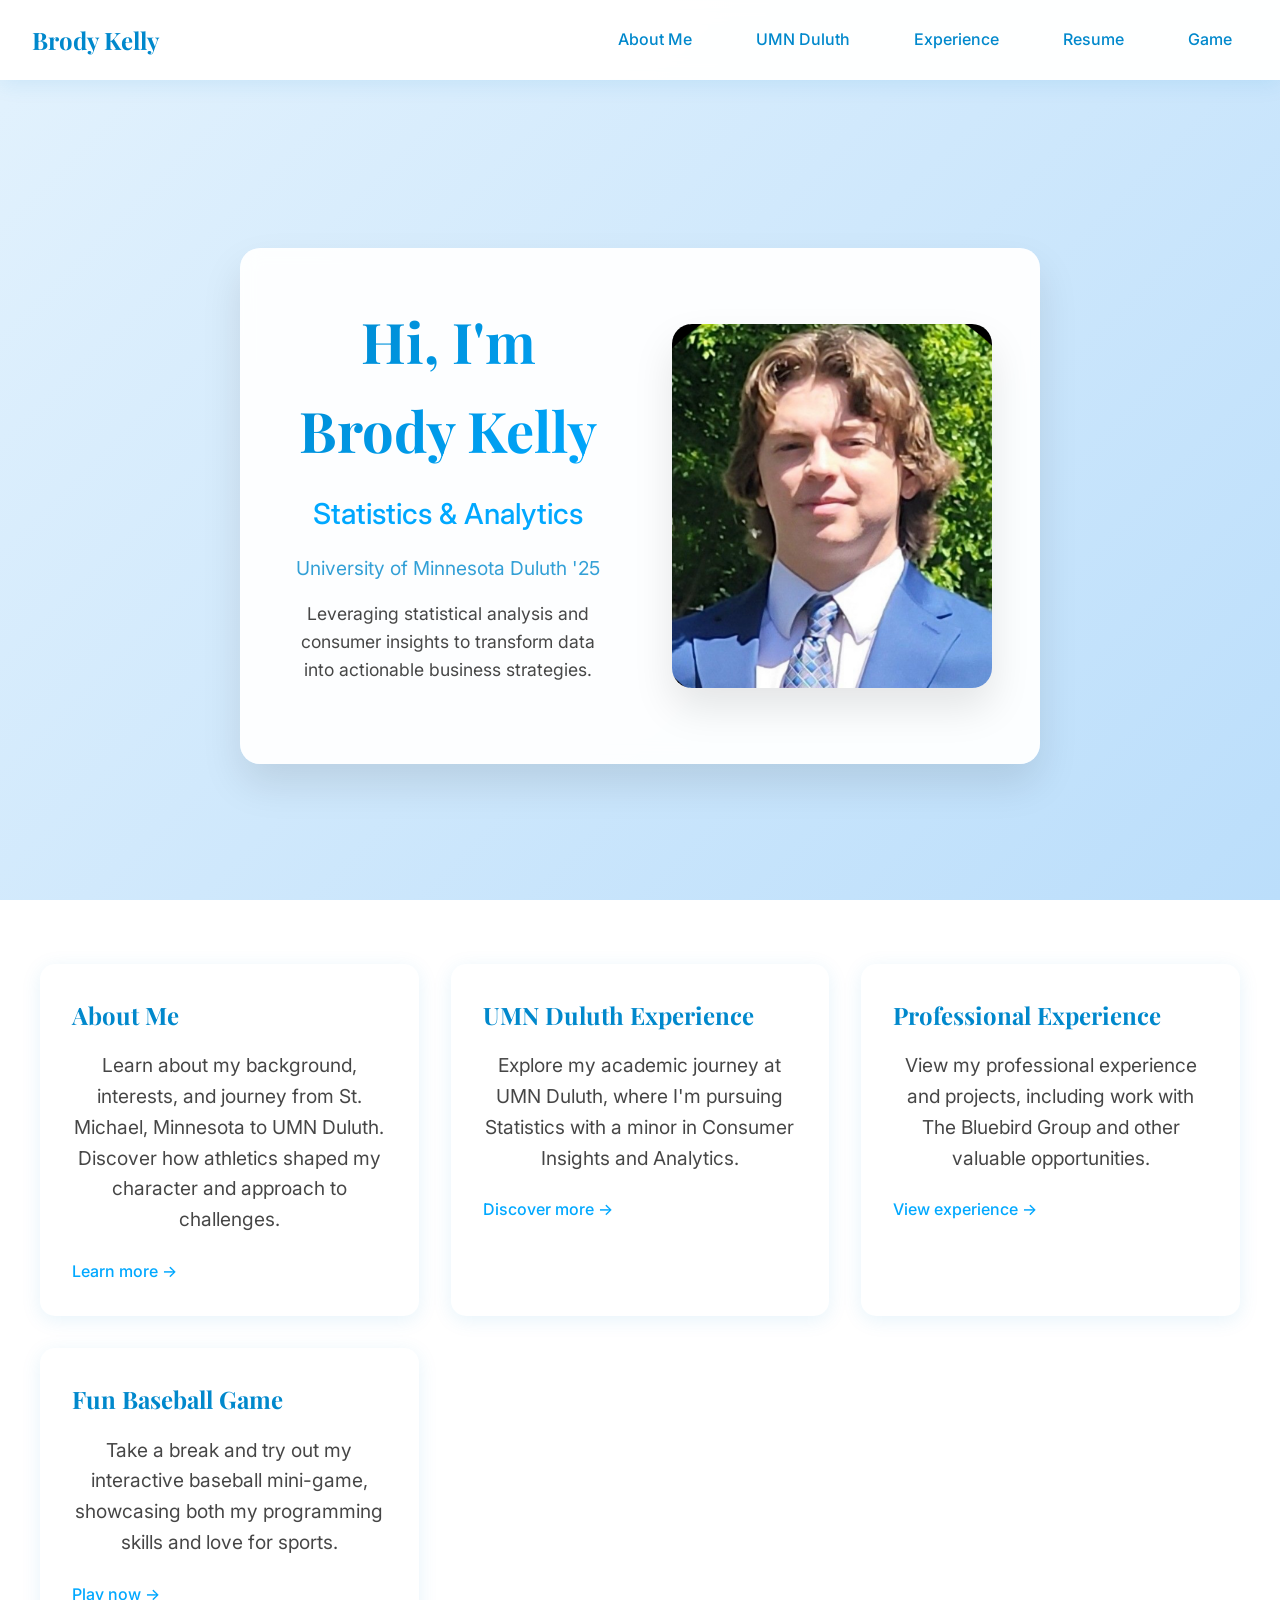
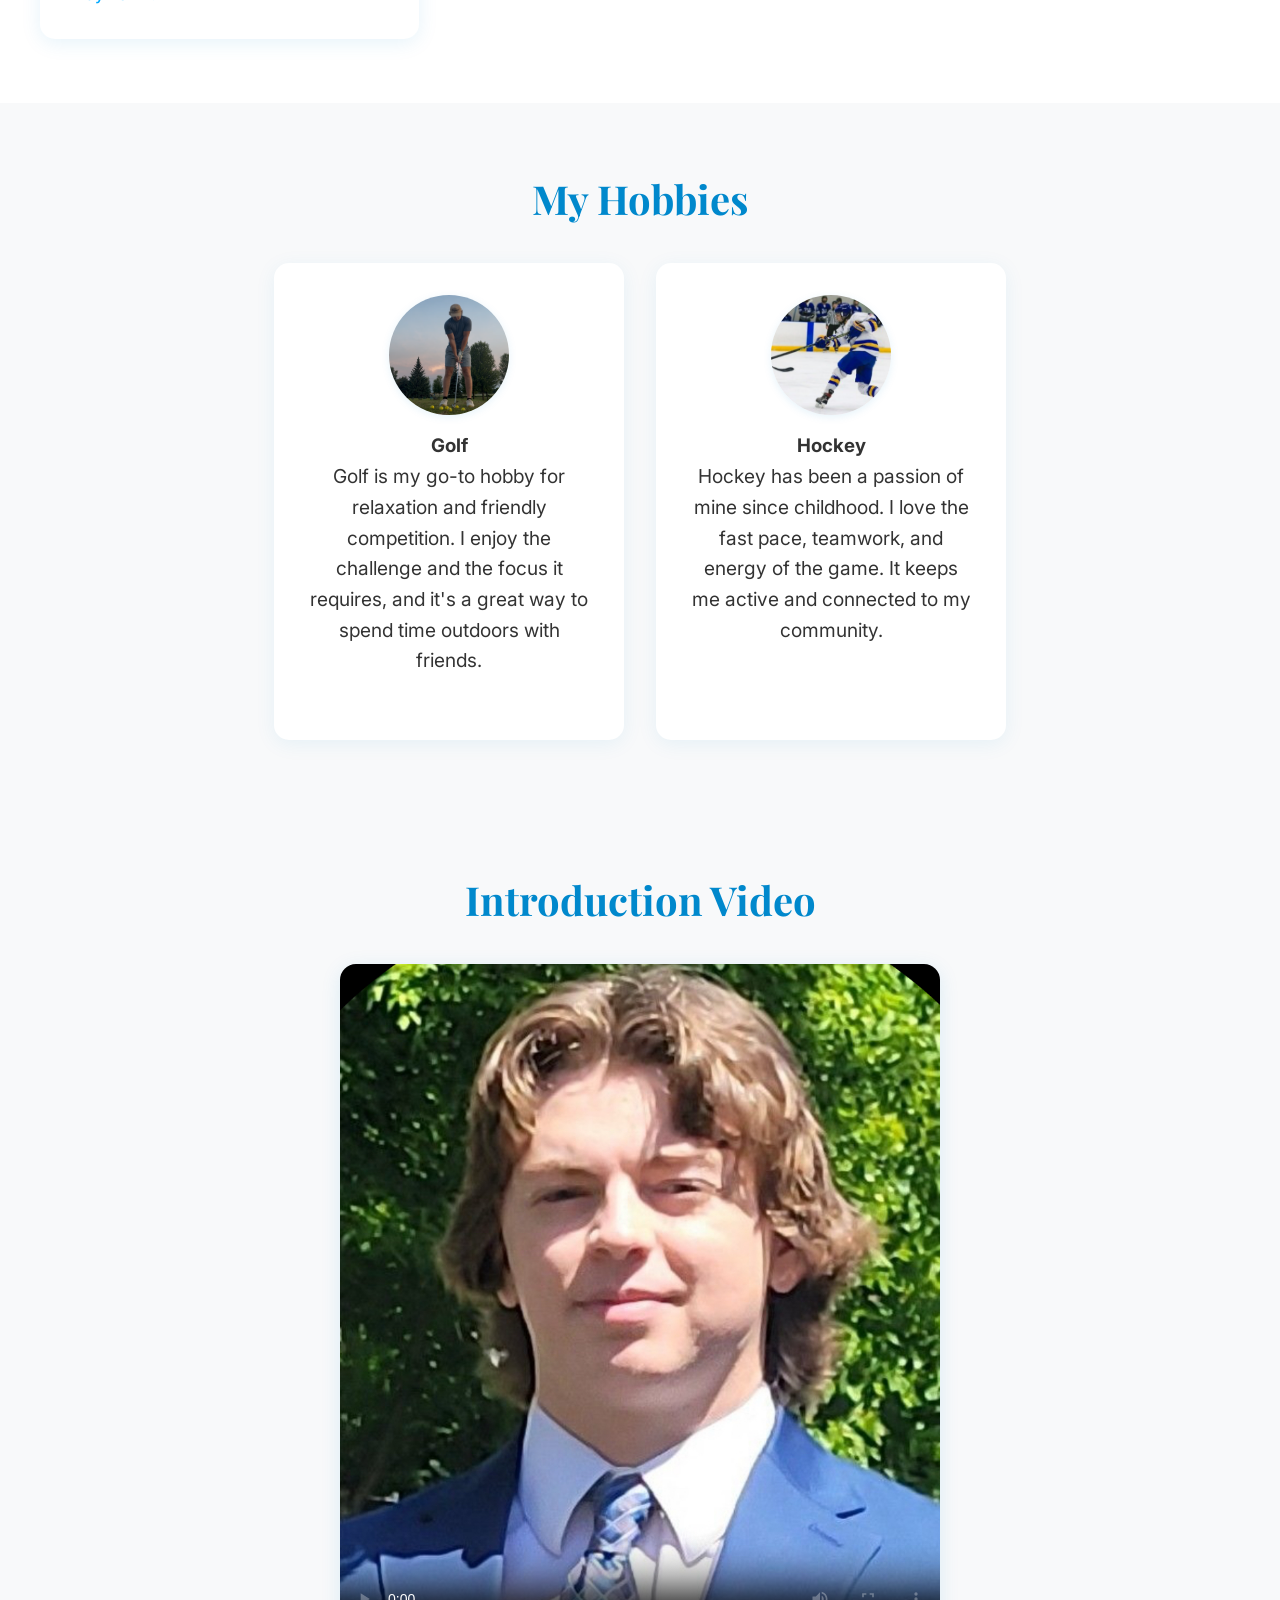
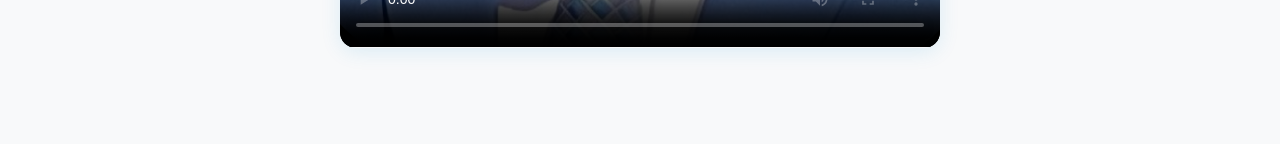
<file: mis_Proj1/index.html>
<!DOCTYPE html>
<html lang="en">
<head>
    <meta charset="UTF-8">
    <meta name="viewport" content="width=device-width, initial-scale=1.0">
    <title>Brody Kelly's Portfolio</title>
    <link rel="preconnect" href="https://fonts.googleapis.com">
    <link rel="preconnect" href="https://fonts.gstatic.com" crossorigin>
    <link href="https://fonts.googleapis.com/css2?family=Playfair+Display:wght@700&family=Inter:wght@400;500&display=swap" rel="stylesheet">
    <style>
        :root {
            --primary-color: #0088cc;
            --accent-color: #00a8ff;
            --text-color: #333333;
            --background-color: #ffffff;
            --gradient-start: #e3f2fd;
            --gradient-end: #bbdefb;
            --nav-height: clamp(60px, 10vh, 80px);
            --container-padding: clamp(1rem, 5vw, 2rem);
            --text-size-small: clamp(0.8rem, 2vw, 0.9rem);
            --text-size-base: clamp(1rem, 2.5vw, 1.1rem);
            --text-size-large: clamp(1.2rem, 3vw, 1.8rem);
            --text-size-xl: clamp(2rem, 5vw, 3.5rem);
            --spacing-small: clamp(0.5rem, 2vw, 1rem);
            --spacing-base: clamp(1rem, 3vw, 2rem);
            --spacing-large: clamp(2rem, 5vw, 4rem);
        }

        * {
            margin: 0;
            padding: 0;
            box-sizing: border-box;
        }

        body {
            font-family: 'Inter', sans-serif;
            color: var(--text-color);
            line-height: 1.6;
            background: var(--background-color);
            overflow-x: hidden;
        }

        .header {
            position: fixed;
            top: 0;
            left: 0;
            right: 0;
            height: var(--nav-height);
            background: rgba(255, 255, 255, 0.98);
            backdrop-filter: blur(10px);
            box-shadow: 0 4px 20px rgba(0, 136, 204, 0.1);
            display: flex;
            justify-content: space-between;
            align-items: center;
            padding: 0 var(--container-padding);
            z-index: 1000;
        }

        @media (max-width: 768px) {
            .header {
                position: sticky;
            }
            
            .nav-links {
                position: fixed;
                bottom: 0;
                left: 0;
                right: 0;
                background: rgba(255, 255, 255, 0.98);
                backdrop-filter: blur(10px);
                box-shadow: 0 -4px 20px rgba(0, 136, 204, 0.1);
                padding: var(--spacing-small);
                display: flex;
                justify-content: space-around;
                gap: var(--spacing-small);
            }
            
            .nav-links a {
                font-size: var(--text-size-small);
                padding: var(--spacing-small);
            }
        }

        @media (max-width: 480px) {
            .nav-links {
                flex-wrap: nowrap;
                overflow-x: auto;
                justify-content: flex-start;
                -webkit-overflow-scrolling: touch;
                scrollbar-width: none;
                padding: var(--spacing-small) var(--container-padding);
            }
            
            .nav-links::-webkit-scrollbar {
                display: none;
            }
            
            .nav-links a {
                white-space: nowrap;
                flex: 0 0 auto;
            }
        }

        .logo {
            font-family: 'Playfair Display', serif;
            font-size: 1.5rem;
            color: var(--primary-color);
            text-decoration: none;
            font-weight: 700;
        }

        .nav-links {
            display: flex;
            gap: 2rem;
        }

        .nav-links a {
            color: var(--primary-color);
            text-decoration: none;
            font-weight: 500;
            padding: 0.5rem 1rem;
            border-radius: 20px;
            transition: all 0.3s ease;
        }

        .nav-links a:hover {
            color: var(--accent-color);
            background: var(--gradient-start);
        }

        .nav-links a.active {
            color: white;
            background: var(--primary-color);
        }

        .hero {
            min-height: 100vh;
            padding: var(--container-padding);
            padding-top: calc(var(--nav-height) + var(--spacing-large));
            position: relative;
            display: flex;
            align-items: center;
            justify-content: center;
            background: linear-gradient(135deg, var(--gradient-start) 0%, var(--gradient-end) 100%);
        }

        @media (max-width: 1024px) {
            .hero {
                min-height: auto;
                padding-bottom: calc(var(--nav-height) + var(--spacing-large));
            }
            
            .content {
                flex-direction: column-reverse;
                text-align: center;
                gap: var(--spacing-large);
            }
            
            .content-text, .content-image {
                width: 100%;
            }
            
            .profile-image {
                max-width: min(100%, 400px);
                margin: 0 auto;
            }
        }

        @media (max-width: 768px) {
            h1 {
                font-size: var(--text-size-xl);
            }
            
            .tagline {
                font-size: var(--text-size-large);
            }
            
            .lead, .description {
                font-size: var(--text-size-base);
            }
            
            .preview-grid {
                grid-template-columns: 1fr;
                gap: var(--spacing-base);
                padding: var(--container-padding);
            }
        }

        @media (max-width: 480px) {
            .hero {
                padding-top: var(--spacing-large);
            }
            
            .content {
                padding: var(--spacing-base);
            }
            
            .profile-image {
                max-width: 100%;
            }
        }
        
        .page-previews {
            padding: 4rem 2rem;
            background: white;
        }

        .preview-grid {
            display: grid;
            grid-template-columns: repeat(auto-fit, minmax(300px, 1fr));
            gap: 2rem;
            max-width: 1200px;
            margin: 0 auto;
        }

        .preview-card {
            background: white;
            border-radius: 15px;
            padding: 2rem;
            box-shadow: 0 4px 20px rgba(0, 136, 204, 0.1);
            transition: transform 0.3s ease, box-shadow 0.3s ease;
        }

        .preview-card:hover {
            transform: translateY(-5px);
            box-shadow: 0 8px 30px rgba(0, 136, 204, 0.2);
        }

        .preview-title {
            font-family: 'Playfair Display', serif;
            color: var(--primary-color);
            font-size: 1.5rem;
            margin-bottom: 1rem;
        }

        .preview-description {
            color: var(--text-color);
            margin-bottom: 1.5rem;
            opacity: 0.9;
        }

        .preview-link {
            color: var(--accent-color);
            text-decoration: none;
            font-weight: 500;
            display: inline-flex;
            align-items: center;
            gap: 0.5rem;
        }

        .preview-link:hover {
            text-decoration: underline;
        }

        .content {
            display: flex;
            align-items: center;
            justify-content: space-between;
            gap: var(--spacing-large);
            max-width: 1200px;
            margin: 0 auto;
            padding: var(--container-padding);
            flex-wrap: wrap;
            background: rgba(255, 255, 255, 0.9);
            border-radius: 20px;
            box-shadow: 0 20px 40px rgba(0, 0, 0, 0.1);
            backdrop-filter: blur(10px);
        }

        .content-text {
            flex: 1;
        }

        .content-image {
            flex: 1;
            display: flex;
            justify-content: center;
            align-items: center;
        }

        .profile-image {
            width: 100%;
            max-width: 400px;
            border-radius: 20px;
            box-shadow: 0 20px 40px rgba(0, 0, 0, 0.1);
        }

        h1 {
            font-size: 3.5rem;
            margin-bottom: 1.5rem;
            color: var(--primary-color);
            font-family: 'Playfair Display', serif;
        }

        .tagline {
            font-size: 1.8rem;
            color: var(--accent-color);
            margin-bottom: 1rem;
            font-weight: 500;
        }

        .lead {
            font-size: 1.2rem;
            color: var(--primary-color);
            margin-bottom: 1rem;
            opacity: 0.8;
        }

        .description {
            font-size: 1.1rem;
            line-height: 1.6;
            color: var(--text-color);
            opacity: 0.9;
        }

        @media (max-width: 768px) {
            .content {
                flex-direction: column-reverse;
                text-align: center;
                padding: 1.5rem;
                gap: 2rem;
            }

            h1 {
                font-size: 2.5rem;
            }

            .tagline {
                font-size: 1.5rem;
            }

            .profile-image {
                max-width: 300px;
            }
        }

        .content {
            position: relative;
            max-width: 800px;
            padding: 3rem;
            background: rgba(255, 255, 255, 0.95);
            border-radius: 20px;
            box-shadow: 0 20px 40px rgba(0, 0, 0, 0.1);
            backdrop-filter: blur(10px);
            transform: translateY(0);
            animation: float 6s ease-in-out infinite;
        }

        @keyframes float {
            0%, 100% { transform: translateY(0); }
            50% { transform: translateY(-20px); }
        }

        h1 {
            font-family: 'Playfair Display', serif;
            font-size: 3.5rem;
            margin-bottom: 1rem;
            background: linear-gradient(135deg, var(--primary-color), var(--accent-color));
            -webkit-background-clip: text;
            background-clip: text;
            -webkit-text-fill-color: transparent;
            text-align: center;
        }

        p {
            font-size: 1.2rem;
            color: var(--text-color);
            margin-bottom: 2rem;
            text-align: center;
        }

        .button-container {
            display: flex;
            gap: 1rem;
            justify-content: center;
        }

        .cta-button {
            display: inline-block;
            padding: 1rem 2rem;
            background: var(--accent-color);
            color: white;
            text-decoration: none;
            border-radius: 30px;
            font-weight: 500;
            transition: all 0.3s ease;
            border: 2px solid transparent;
        }

        .cta-button:hover {
            transform: translateY(-2px);
            box-shadow: 0 5px 15px rgba(9, 132, 227, 0.3);
            background: transparent;
            border-color: var(--accent-color);
            color: var(--accent-color);
        }

        @media (max-width: 768px) {
            .header {
                padding: 0 1rem;
            }

            .nav-links {
                gap: 1rem;
                font-size: 0.9rem;
            }

            .content {
                margin: 1rem;
                padding: 2rem;
            }

            h1 {
                font-size: 2.5rem;
            }

            p {
                font-size: 1rem;
            }
        }
    </style>
</head>
<body>
        <header class="header">
        <a href="index.html" class="logo">Brody Kelly</a>
        <nav class="nav-links">
            <a href="about.html">About Me</a>
            <a href="umd.html">UMN Duluth</a>
            <a href="experience.html">Experience</a>
            <a href="resume.html">Resume</a>
            <a href="game.html">Game</a>
        </nav>
    </header>
    <div class="hero">
        <div class="content">
            <div class="content-text">
                <h1>Hi, I'm Brody Kelly</h1>
                <div class="professional-intro">
                    <p class="tagline">Statistics & Analytics</p>
                    <p class="lead">University of Minnesota Duluth '25</p>
                    <p class="description">Leveraging statistical analysis and consumer insights to transform data into actionable business strategies.</p>
                </div>
            </div>
            <div class="content-image">
                <img src="media/Homepage.png" alt="Brody Kelly" class="profile-image">
            </div>
        </div>
    </div>

    <section class="page-previews">
        <div class="preview-grid">
            <div class="preview-card">
                <h3 class="preview-title">About Me</h3>
                <p class="preview-description">Learn about my background, interests, and journey from St. Michael, Minnesota to UMN Duluth. Discover how athletics shaped my character and approach to challenges.</p>
                <a href="about.html" class="preview-link">Learn more →</a>
            </div>
            
            <div class="preview-card">
                <h3 class="preview-title">UMN Duluth Experience</h3>
                <p class="preview-description">Explore my academic journey at UMN Duluth, where I'm pursuing Statistics with a minor in Consumer Insights and Analytics.</p>
                <a href="umd.html" class="preview-link">Discover more →</a>
            </div>
            
            <div class="preview-card">
                <h3 class="preview-title">Professional Experience</h3>
                <p class="preview-description">View my professional experience and projects, including work with The Bluebird Group and other valuable opportunities.</p>
                <a href="experience.html" class="preview-link">View experience →</a>
            </div>
            
            <div class="preview-card">
                <h3 class="preview-title">Fun Baseball Game</h3>
                <p class="preview-description">Take a break and try out my interactive baseball mini-game, showcasing both my programming skills and love for sports.</p>
                <a href="game.html" class="preview-link">Play now →</a>
            </div>
        </div>
    </section>

    <!-- Hobbies Section -->
    <section id="hobbies" class="hobbies-section" style="scroll-margin-top: 100px;">
        <div class="container">
            <h2>My Hobbies</h2>
            <div class="hobbies-grid">
                <div class="hobby-card">
                    <img src="media/Golf.jpeg.png" alt="Golf" class="hobby-image">
                    <h3>Golf</h3>
                    <p>Golf is my go-to hobby for relaxation and friendly competition. I enjoy the challenge and the focus it requires, and it's a great way to spend time outdoors with friends.</p>
                </div>
                <div class="hobby-card">
                    <img src="media/Hockey.jpeg.png" alt="Hockey" class="hobby-image">
                    <h3>Hockey</h3>
                    <p>Hockey has been a passion of mine since childhood. I love the fast pace, teamwork, and energy of the game. It keeps me active and connected to my community.</p>
                </div>
            </div>
        </div>
    </section>

    <!-- Video Section -->
    <section id="video" class="video-section" style="scroll-margin-top: 100px;">
        <div class="container">
            <h2>Introduction Video</h2>
            <div class="video-wrapper">
                <!-- Replace the src below with your own video link or embed -->
                <video controls width="100%" poster="media/Homepage.png" style="max-width: 600px; display: block; margin: 0 auto; border-radius: 16px; box-shadow: 0 4px 20px rgba(0,136,204,0.12);">
                    <source src="Videos/Intro.mp4" type="video/mp4">
                    Your browser does not support the video tag.
                </video>
            </div>
        </div>
    </section>
    <style>
        .content-section {
            padding: 4rem 2rem;
            background: #f8f9fa;
        }

        .hobbies-section {
            padding: 4rem 2rem;
            background: #f8f9fa;
        }
        .hobbies-section h2 {
            font-family: 'Playfair Display', serif;
            font-size: 2.5rem;
            margin-bottom: 2rem;
            text-align: center;
            color: var(--primary-color);
        }
        .hobbies-grid {
            display: flex;
            gap: 2rem;
            justify-content: center;
            flex-wrap: wrap;
        }
        .hobby-card {
            background: white;
            border-radius: 15px;
            box-shadow: 0 4px 20px rgba(0, 136, 204, 0.08);
            padding: 2rem;
            max-width: 350px;
            flex: 1 1 300px;
            display: flex;
            flex-direction: column;
            align-items: center;
            text-align: center;
        }
        .hobby-image {
            width: 120px;
            height: 120px;
            object-fit: cover;
            border-radius: 50%;
            margin-bottom: 1rem;
            box-shadow: 0 2px 8px rgba(0,136,204,0.10);
        }

        .video-section {
            padding: 4rem 2rem 6rem 2rem;
            background: #f8f9fa;
        }
        .video-section h2 {
            font-family: 'Playfair Display', serif;
            font-size: 2.5rem;
            margin-bottom: 2rem;
            text-align: center;
            color: var(--primary-color);
        }
        .video-wrapper {
            display: flex;
            justify-content: center;
            align-items: center;
        }

        .container {
            max-width: 1200px;
            margin: 0 auto;
        }

        .content-section h2 {
            font-family: 'Playfair Display', serif;
            font-size: 2.5rem;
            margin-bottom: 1.5rem;
            text-align: center;
            color: var(--primary-color);
        }

        .feature-grid {
            display: grid;
            grid-template-columns: repeat(auto-fit, minmax(250px, 1fr));
            gap: 2rem;
            margin-top: 3rem;
        }

        .feature-card {
            background: white;
            padding: 2rem;
            border-radius: 15px;
            box-shadow: 0 5px 15px rgba(0, 0, 0, 0.05);
            transition: transform 0.3s ease, box-shadow 0.3s ease;
        }

        .feature-card:hover {
            transform: translateY(-5px);
            box-shadow: 0 8px 20px rgba(0, 0, 0, 0.1);
        }

        .feature-card h3 {
            font-family: 'Playfair Display', serif;
            font-size: 1.5rem;
            margin-bottom: 1rem;
            color: var(--primary-color);
        }

        .feature-card p {
            font-size: 1rem;
            margin-bottom: 1.5rem;
            text-align: left;
        }

        .feature-link {
            color: var(--accent-color);
            text-decoration: none;
            font-weight: 500;
            transition: color 0.3s ease;
        }

        .feature-link:hover {
            color: var(--primary-color);
        }

        @media (max-width: 768px) {
            .content-section {
                padding: 2rem 1rem;
            }

            .feature-grid {
                grid-template-columns: 1fr;
                gap: 1.5rem;
            }
            .hobbies-grid {
                flex-direction: column;
                gap: 1.5rem;
            }
            .hobby-card {
                max-width: 100%;
            }
            .video-section {
                padding: 2rem 1rem 4rem 1rem;
            }
        }
    </style>
</body>
</html>
</file>
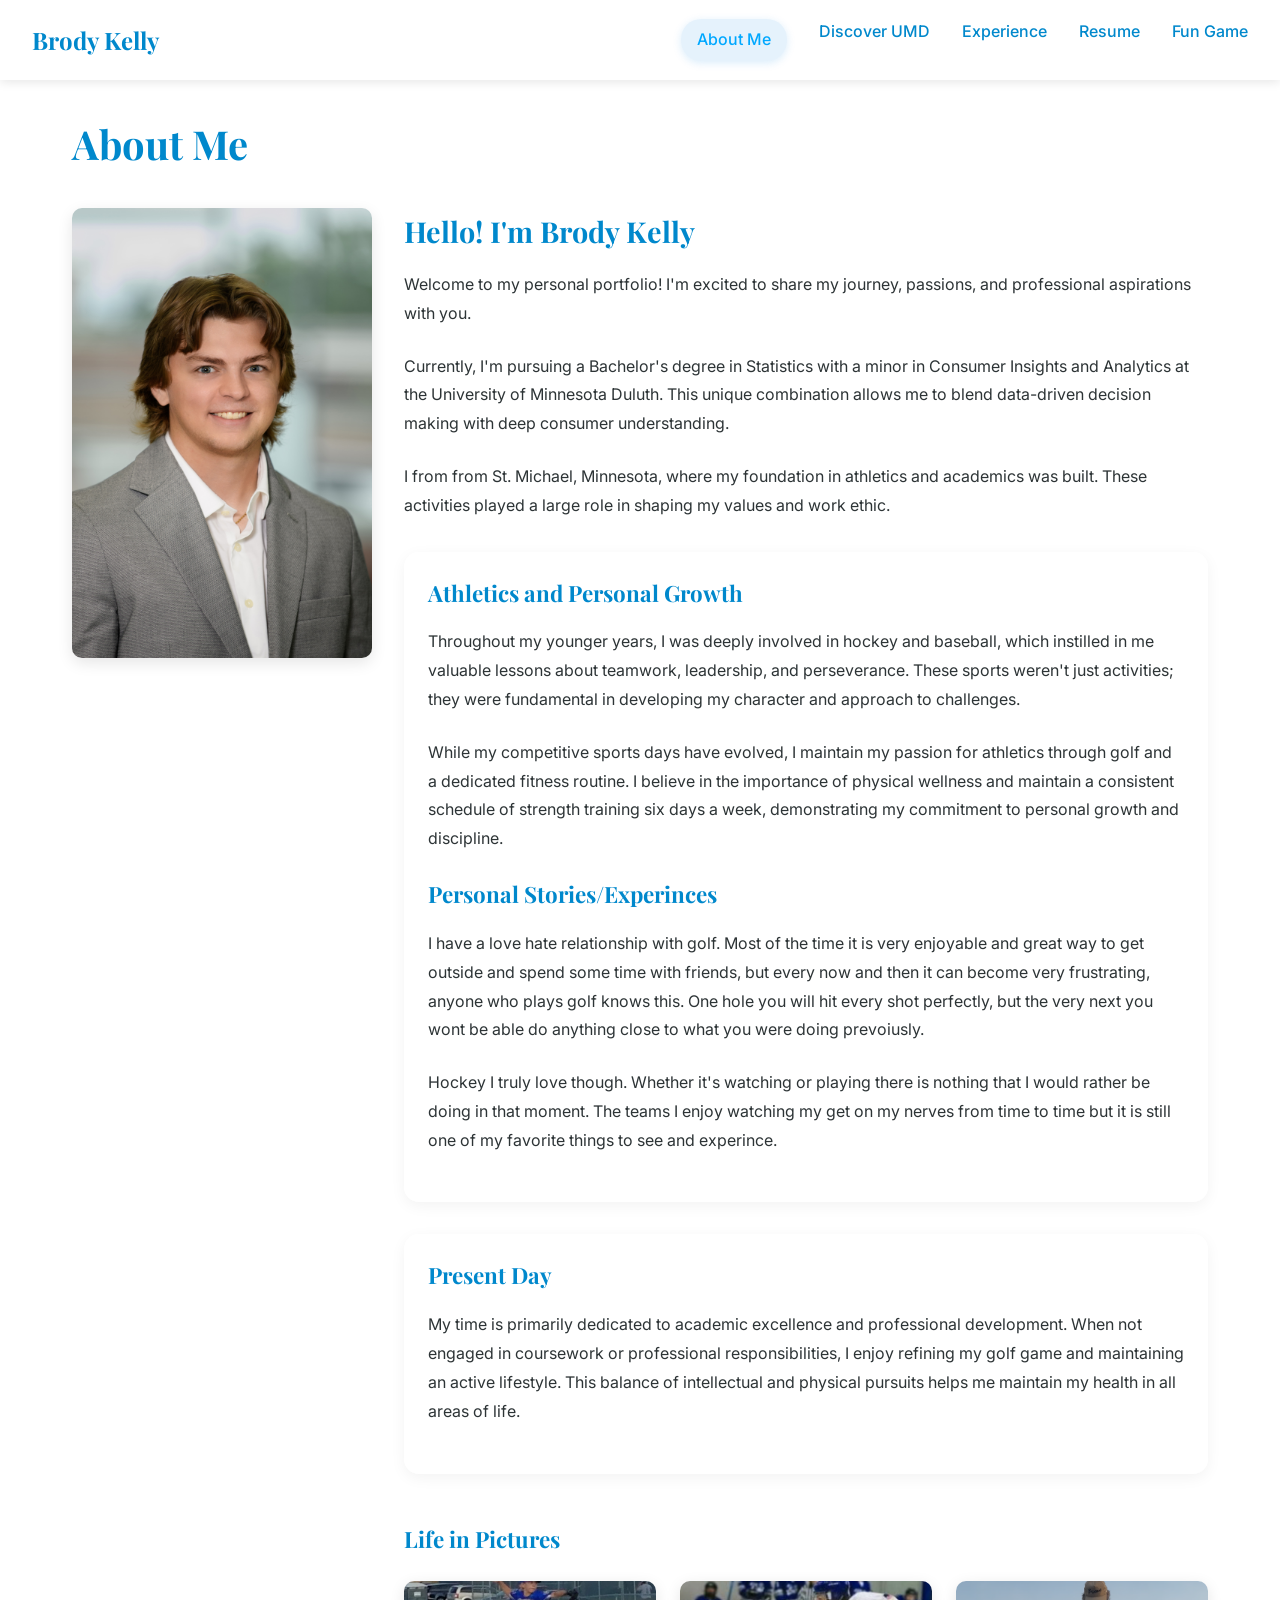
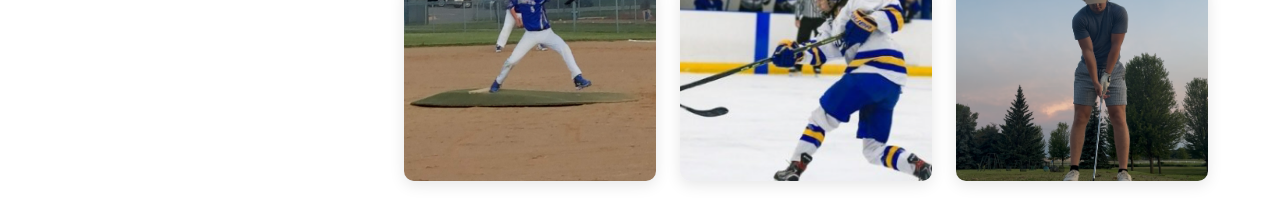
<file: mis_Proj1/about.html>
<!DOCTYPE html>
<html lang="en">
<head>
    <meta charset="UTF-8">
    <meta name="viewport" content="width=device-width, initial-scale=1.0">
    <title>About Me - Brody Kelly</title>
    <link rel="preconnect" href="https://fonts.googleapis.com">
    <link rel="preconnect" href="https://fonts.gstatic.com" crossorigin>
    <link href="https://fonts.googleapis.com/css2?family=Playfair+Display:wght@700&family=Inter:wght@400;500&display=swap" rel="stylesheet">
    <link rel="stylesheet" href="style.css">
</head>
<body>
    <header class="header">
        <a href="index.html" class="logo">Brody Kelly</a>
        <nav class="nav-links">
            <a href="about.html" class="active">About Me</a>
            <a href="umd.html">Discover UMD</a>
            <a href="experience.html">Experience</a>
            <a href="resume.html">Resume</a>
            <a href="game.html">Fun Game</a>
        </nav>
    </header>
    <main class="page-content">
        <h1>About Me</h1>
        <div class="about-content">
            <img src="media/Brody.jpg" alt="Brody Kelly" class="profile-image">
            <div class="about-text">
                <h2>Hello! I'm Brody Kelly</h2>
                <p>Welcome to my personal portfolio! I'm excited to share my journey, passions, and professional aspirations with you.</p>
                <p>Currently, I'm pursuing a Bachelor's degree in Statistics with a minor in Consumer Insights and Analytics at the University of Minnesota Duluth. This unique combination allows me to blend data-driven decision making with deep consumer understanding.</p>
                <p>I from from St. Michael, Minnesota, where my foundation in athletics and academics was built. These activities played a large role in shaping my values and work ethic.</p>
                <div class="interests-section">
                    <h3>Athletics and Personal Growth</h3>
                    <p>Throughout my younger years, I was deeply involved in hockey and baseball, which instilled in me valuable lessons about teamwork, leadership, and perseverance. These sports weren't just activities; they were fundamental in developing my character and approach to challenges.</p>
                    <p>While my competitive sports days have evolved, I maintain my passion for athletics through golf and a dedicated fitness routine. I believe in the importance of physical wellness and maintain a consistent schedule of strength training six days a week, demonstrating my commitment to personal growth and discipline.</p>
                    <h3>Personal Stories/Experinces</h3>
                    <p>I have a love hate relationship with golf. Most of the time it is very enjoyable and great way to get outside and spend some time with friends, but every now and then it can become very frustrating, anyone who plays golf knows this. One hole you will hit every shot perfectly, but the very next you wont be able do anything close to what you were doing prevoiusly. </p>
                    <p>Hockey I truly love though. Whether it's watching or playing there is nothing that I would rather be doing in that moment. The teams I enjoy watching my get on my nerves from time to time but it is still one of my favorite things to see and experince. </p>
                </div>
                <div class="current-focus">
                    <h3>Present Day</h3>
                    <p>My time is primarily dedicated to academic excellence and professional development. When not engaged in coursework or professional responsibilities, I enjoy refining my golf game and maintaining an active lifestyle. This balance of intellectual and physical pursuits helps me maintain my health in all areas of life.</p>
                </div>
                <div class="photo-gallery">
                    <h3>Life in Pictures</h3>
                    <div class="gallery-grid">
                        <div class="gallery-item">
                            <img src="media/Baseball.JPG" alt="Baseball Memories" class="gallery-image">
                        </div>
                        <div class="gallery-item">
                            <img src="media/Hockey.jpeg.png" alt="Hockey Days" class="gallery-image">
                        </div>
                        <div class="gallery-item">
                            <img src="media/Golf.jpeg.png" alt="Golf Adventure" class="gallery-image">
                        </div>
                    </div>
                </div>
            </div>
        </div>
    </main>
</body>
</html>
</file>
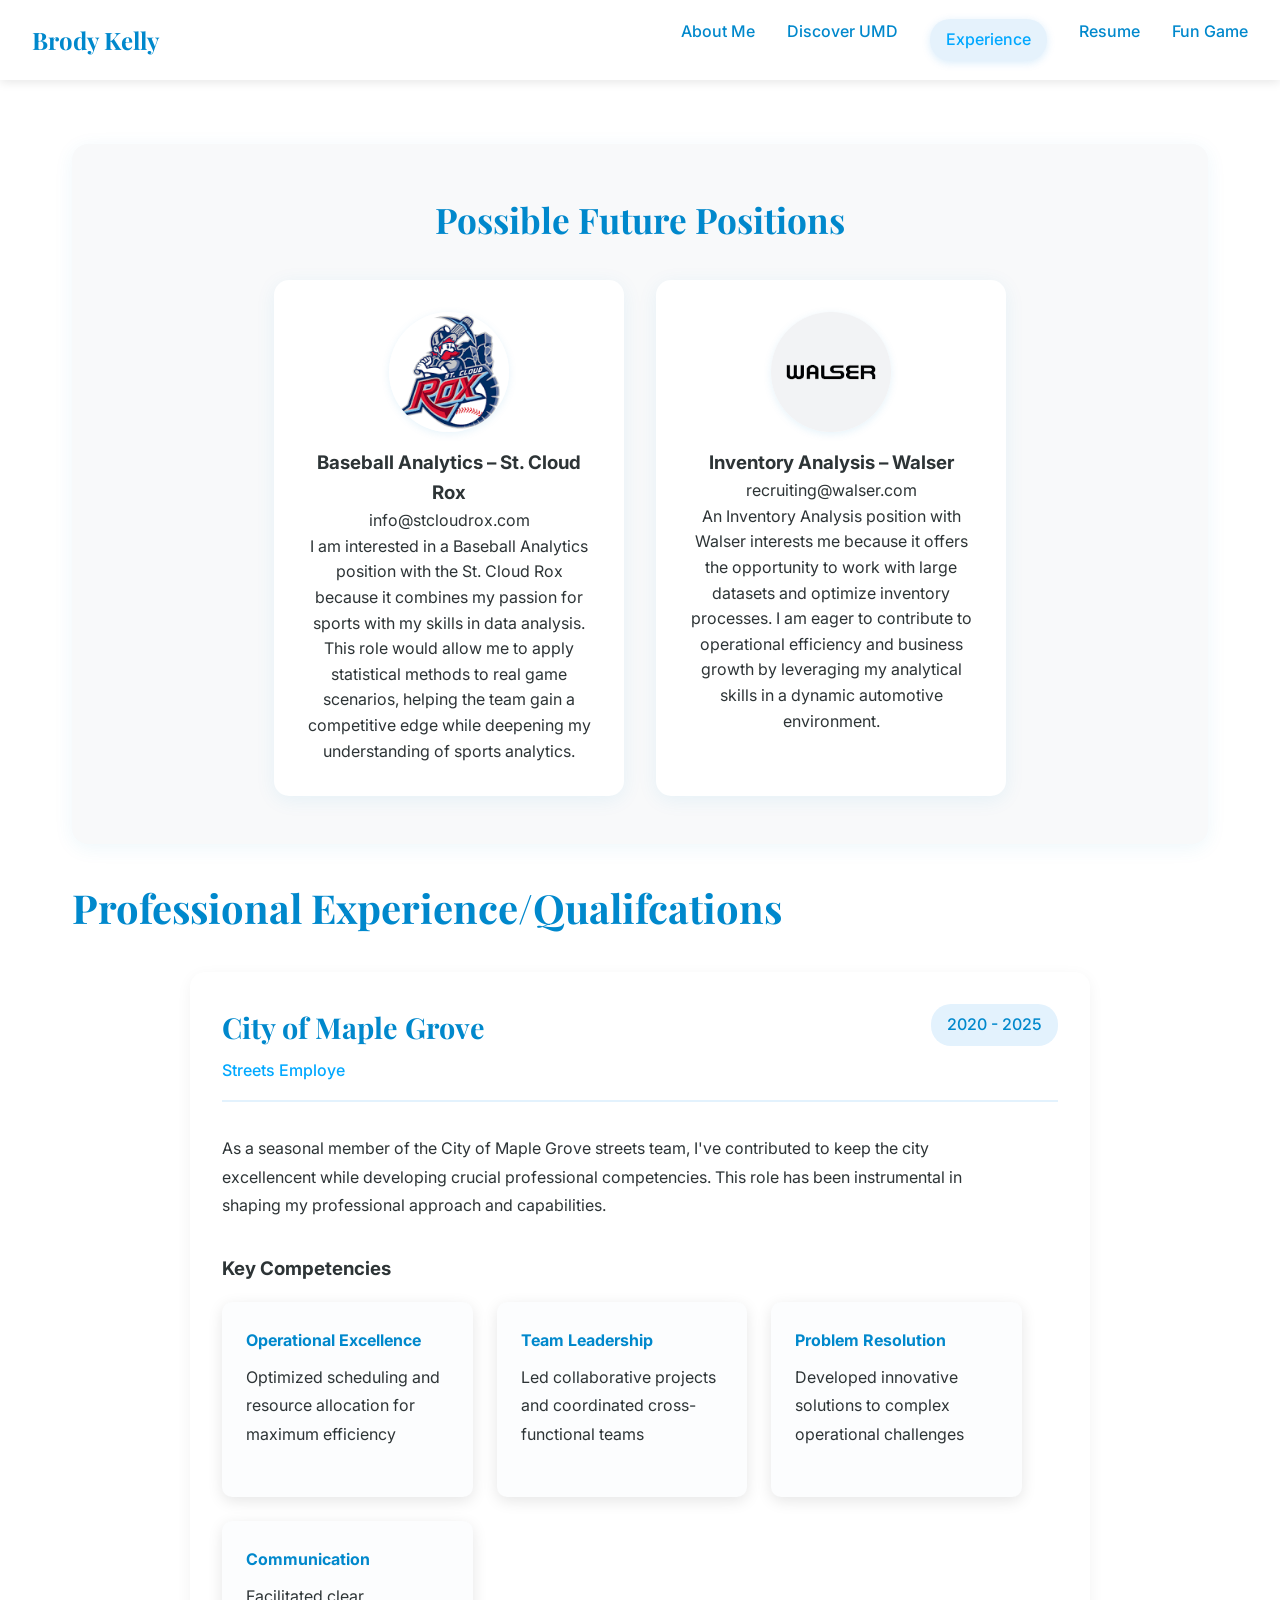
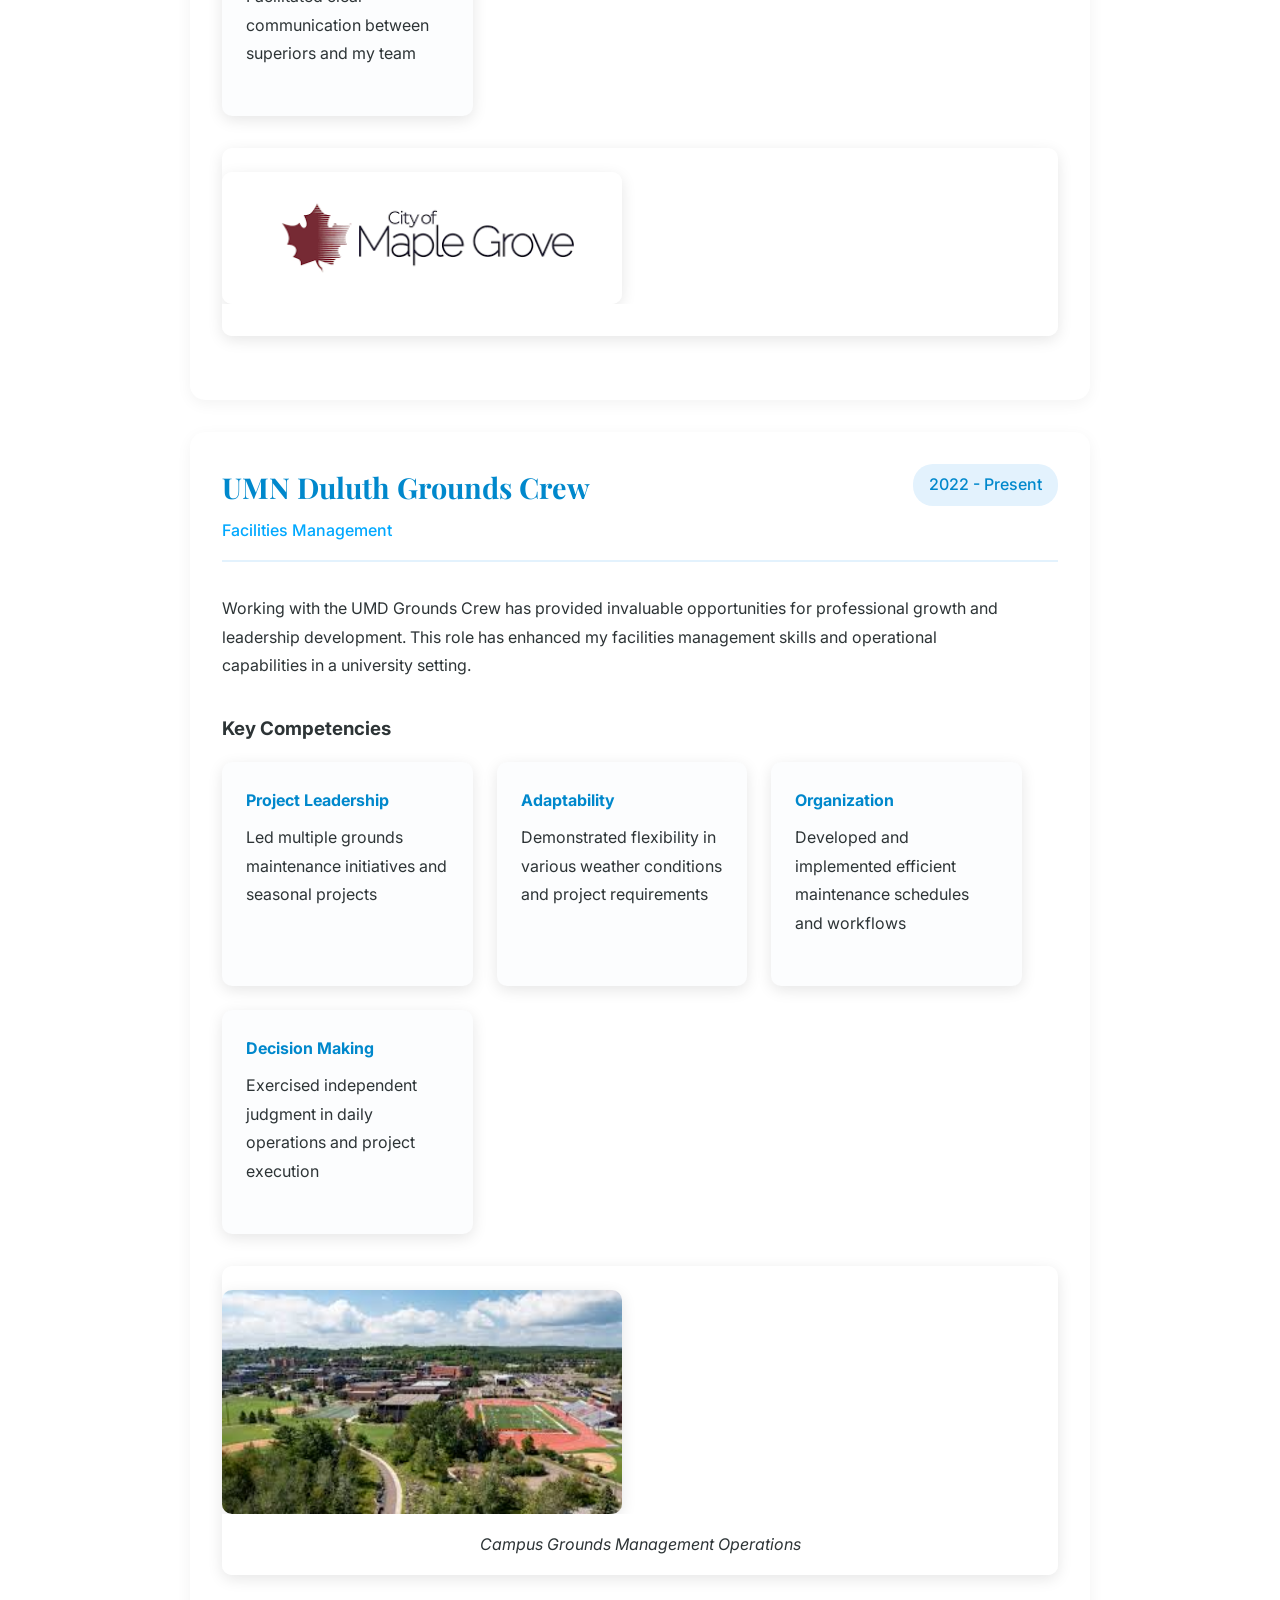
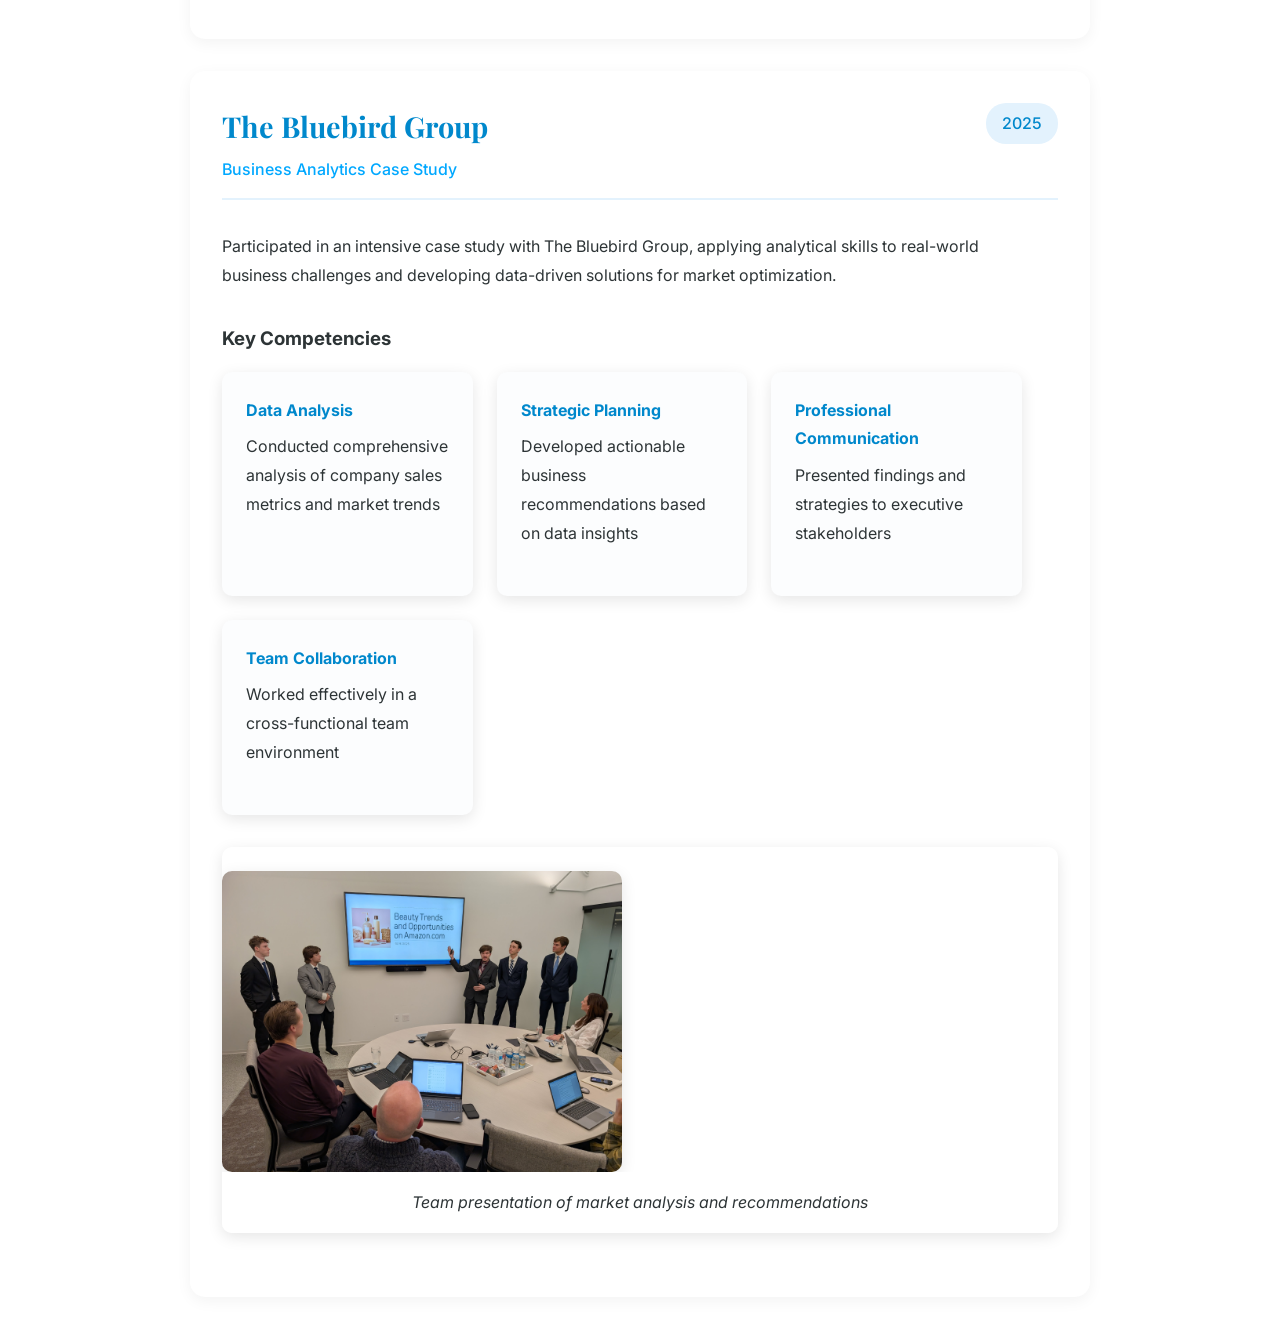
<file: mis_Proj1/experience.html>
<!DOCTYPE html>
<html lang="en">
<head>
    <meta charset="UTF-8">
    <meta name="viewport" content="width=device-width, initial-scale=1.0">
    <title>Professional Experience - Brody Kelly</title>
    <link rel="preconnect" href="https://fonts.googleapis.com">
    <link rel="preconnect" href="https://fonts.gstatic.com" crossorigin>
    <link href="https://fonts.googleapis.com/css2?family=Playfair+Display:wght@700&family=Inter:wght@400;500&display=swap" rel="stylesheet">
    <link rel="stylesheet" href="style.css">
</head>
<body>
    <header class="header">
        <a href="index.html" class="logo">Brody Kelly</a>
        <nav class="nav-links">
            <a href="about.html">About Me</a>
            <a href="umd.html">Discover UMD</a>
            <a href="experience.html" class="active">Experience</a>
            <a href="resume.html">Resume</a>
            <a href="game.html">Fun Game</a>
        </nav>
    </header>
    <main class="page-content">
         <!-- Possible Future Positions Section -->
        <section class="future-positions-section">
            <h2>Possible Future Positions</h2>
            <div class="future-positions-grid">
                <div class="future-position-card">
                    <img src="media/ROX.png" alt="St. Cloud Rox Baseball Analytics" class="future-position-image">
                    <h3>Baseball Analytics – St. Cloud Rox</h3>
                    <p>info@stcloudrox.com</p>
                    <p>I am interested in a Baseball Analytics position with the St. Cloud Rox because it combines my passion for sports with my skills in data analysis. This role would allow me to apply statistical methods to real game scenarios, helping the team gain a competitive edge while deepening my understanding of sports analytics.</p>
                </div>
                <div class="future-position-card">
                    <img src="media/Walser.png" alt="Walser Inventory Analysis" class="future-position-image">
                    <h3>Inventory Analysis – Walser</h3>
                    <p>recruiting@walser.com</p>
                    <p>An Inventory Analysis position with Walser interests me because it offers the opportunity to work with large datasets and optimize inventory processes. I am eager to contribute to operational efficiency and business growth by leveraging my analytical skills in a dynamic automotive environment.</p>
                </div>
            </div>
        </section>
        <h1>Professional Experience/Qualifcations</h1>
        <div class="experience-content">
            <div class="experience-timeline">
                <div class="experience-item">
                    <div class="experience-header">
                        <div class="header-content">
        
                            <h2>City of Maple Grove</h2>
                            <span class="role">Streets Employe</span>
                        </div>
                        <span class="experience-date">2020 - 2025</span>
                    </div>
                    <div class="experience-description">
                        <div class="description-content">
                            <p>As a seasonal member of the City of Maple Grove streets team, I've contributed to keep the city excellencent while developing crucial professional competencies. This role has been instrumental in shaping my professional approach and capabilities.</p>
                            
                            <div class="skills-section">
                                <h3>Key Competencies</h3>
                                <div class="skills-grid">
                                    <div class="skill-item">
                                        <h4>Operational Excellence</h4>
                                        <p>Optimized scheduling and resource allocation for maximum efficiency</p>
                                    </div>
                                    <div class="skill-item">
                                        <h4>Team Leadership</h4>
                                        <p>Led collaborative projects and coordinated cross-functional teams</p>
                                    </div>
                                    <div class="skill-item">
                                        <h4>Problem Resolution</h4>
                                        <p>Developed innovative solutions to complex operational challenges</p>
                                    </div>
                                    <div class="skill-item">
                                        <h4>Communication</h4>
                                        <p>Facilitated clear communication between superiors and my team</p>
                                    </div>
                                </div>
                            </div>
                        </div>
                        <figure class="experience-media">
                            <img src="media/MGjob.png" alt="Maple Grove Work Experience" class="experience-image">
                            <figcaption> </figcaption>
                        </figure>
                    </div>
                </div>

                <div class="experience-item">
                    <div class="experience-header">
                        <div class="header-content">
                            <h2>UMN Duluth Grounds Crew</h2>
                            <span class="role">Facilities Management</span>
                        </div>
                        <span class="experience-date">2022 - Present</span>
                    </div>
                    
                    <style>
                        .experience-header {
                            display: flex;
                            justify-content: space-between;
                            align-items: flex-start;
                            margin-bottom: 2rem;
                            padding-bottom: 1rem;
                            border-bottom: 2px solid var(--gradient-start);
                        }
                        .future-positions-section {
                            margin: 4rem 0 2rem 0;
                            padding: 3rem 2rem;
                            background: #f8f9fa;
                            border-radius: 16px;
                            box-shadow: 0 4px 20px rgba(0,136,204,0.07);
                        }
                        .future-positions-section h2 {
                            font-family: 'Playfair Display', serif;
                            font-size: 2.2rem;
                            margin-bottom: 2rem;
                            text-align: center;
                            color: var(--primary-color);
                        }
                        .future-positions-grid {
                            display: flex;
                            gap: 2rem;
                            justify-content: center;
                            flex-wrap: wrap;
                        }
                        .future-position-card {
                            background: white;
                            border-radius: 15px;
                            box-shadow: 0 4px 20px rgba(0, 136, 204, 0.08);
                            padding: 2rem;
                            max-width: 350px;
                            flex: 1 1 300px;
                            display: flex;
                            flex-direction: column;
                            align-items: center;
                            text-align: center;
                        }
                        .future-position-image {
                            width: 120px;
                            height: 120px;
                            object-fit: cover;
                            border-radius: 50%;
                            margin-bottom: 1rem;
                            box-shadow: 0 2px 8px rgba(0,136,204,0.10);
                        }
                        @media (max-width: 768px) {
                            .future-positions-grid {
                                flex-direction: column;
                                gap: 1.5rem;
                            }
                            .future-position-card {
                                max-width: 100%;
                            }
                        }
                        
                        .header-content {
                            display: flex;
                            flex-direction: column;
                            gap: 0.5rem;
                        }
                        
                        .role {
                            color: var(--accent-color);
                            font-weight: 500;
                        }
                        
                        .experience-date {
                            background: var(--gradient-start);
                            padding: 0.5rem 1rem;
                            border-radius: 20px;
                            color: var(--primary-color);
                            font-weight: 500;
                        }
                        
                        .description-content {
                            max-width: 800px;
                        }
                        
                        .skills-section {
                            margin-top: 2rem;
                        }
                        
                        .skills-grid {
                            display: grid;
                            grid-template-columns: repeat(auto-fit, minmax(200px, 1fr));
                            gap: 1.5rem;
                            margin-top: 1rem;
                        }
                        
                        .skill-item {
                            background: rgb(252, 253, 254);
                            padding: 1.5rem;
                            border-radius: 10px;
                            box-shadow: 0 4px 15px rgba(0,0,0,0.1);
                        }
                        
                        .skill-item h4 {
                            color: var(--primary-color);
                            margin-bottom: 0.5rem;
                        }
                        
                        .experience-media {
                            margin: 2rem 0;
                            border-radius: 10px;
                            overflow: hidden;
                            box-shadow: 0 4px 15px rgba(0,0,0,0.1);
                        }
                        
                        .experience-media img {
                            width: 100%;
                            height: auto;
                            display: block;
                        }
                        
                        .experience-media figcaption {
                            padding: 1rem;
                            background: white;
                            color: var(--text-color);
                            font-style: italic;
                            text-align: center;
                        }
                    </style>
                    <div class="experience-description">
                        <div class="description-content">
                            <p>Working with the UMD Grounds Crew has provided invaluable opportunities for professional growth and leadership development. This role has enhanced my facilities management skills and operational capabilities in a university setting.</p>
                            
                            <div class="skills-section">
                                <h3>Key Competencies</h3>
                                <div class="skills-grid">
                                    <div class="skill-item">
                                        <h4>Project Leadership</h4>
                                        <p>Led multiple grounds maintenance initiatives and seasonal projects</p>
                                    </div>
                                    <div class="skill-item">
                                        <h4>Adaptability</h4>
                                        <p>Demonstrated flexibility in various weather conditions and project requirements</p>
                                    </div>
                                    <div class="skill-item">
                                        <h4>Organization</h4>
                                        <p>Developed and implemented efficient maintenance schedules and workflows</p>
                                    </div>
                                    <div class="skill-item">
                                        <h4>Decision Making</h4>
                                        <p>Exercised independent judgment in daily operations and project execution</p>
                                    </div>
                                </div>
                            </div>
                        </div>
                        <figure class="experience-media">
                            <img src="media/Groundsjob.jpeg" alt="UMD Grounds Crew Experience" class="experience-image">
                            <figcaption>Campus Grounds Management Operations</figcaption>
                        </figure>
                    </div>
                </div>

                <div class="experience-item">
                    <div class="experience-header">
                        <div class="header-content">
                            <h2>The Bluebird Group</h2>
                            <span class="role">Business Analytics Case Study</span>
                        </div>
                        <span class="experience-date">2025</span>
                    </div>
                    <div class="experience-description">
                        <div class="description-content">
                            <p>Participated in an intensive case study with The Bluebird Group, applying analytical skills to real-world business challenges and developing data-driven solutions for market optimization.</p>
                            
                            <div class="skills-section">
                                <h3>Key Competencies</h3>
                                <div class="skills-grid">
                                    <div class="skill-item">
                                        <h4>Data Analysis</h4>
                                        <p>Conducted comprehensive analysis of company sales metrics and market trends</p>
                                    </div>
                                    <div class="skill-item">
                                        <h4>Strategic Planning</h4>
                                        <p>Developed actionable business recommendations based on data insights</p>
                                    </div>
                                    <div class="skill-item">
                                        <h4>Professional Communication</h4>
                                        <p>Presented findings and strategies to executive stakeholders</p>
                                    </div>
                                    <div class="skill-item">
                                        <h4>Team Collaboration</h4>
                                        <p>Worked effectively in a cross-functional team environment</p>
                                    </div>
                                </div>
                            </div>
                        </div>
                        <figure class="experience-media">
                            <img src="media/ExperinceBlue.jpg" alt="Business case study presentation" class="experience-image">
                            <figcaption>Team presentation of market analysis and recommendations</figcaption>
                        </figure>
                    </div>
                    </div>
                </div>
            </div>
        </div>
    </main>
</body>
</html>
</file>
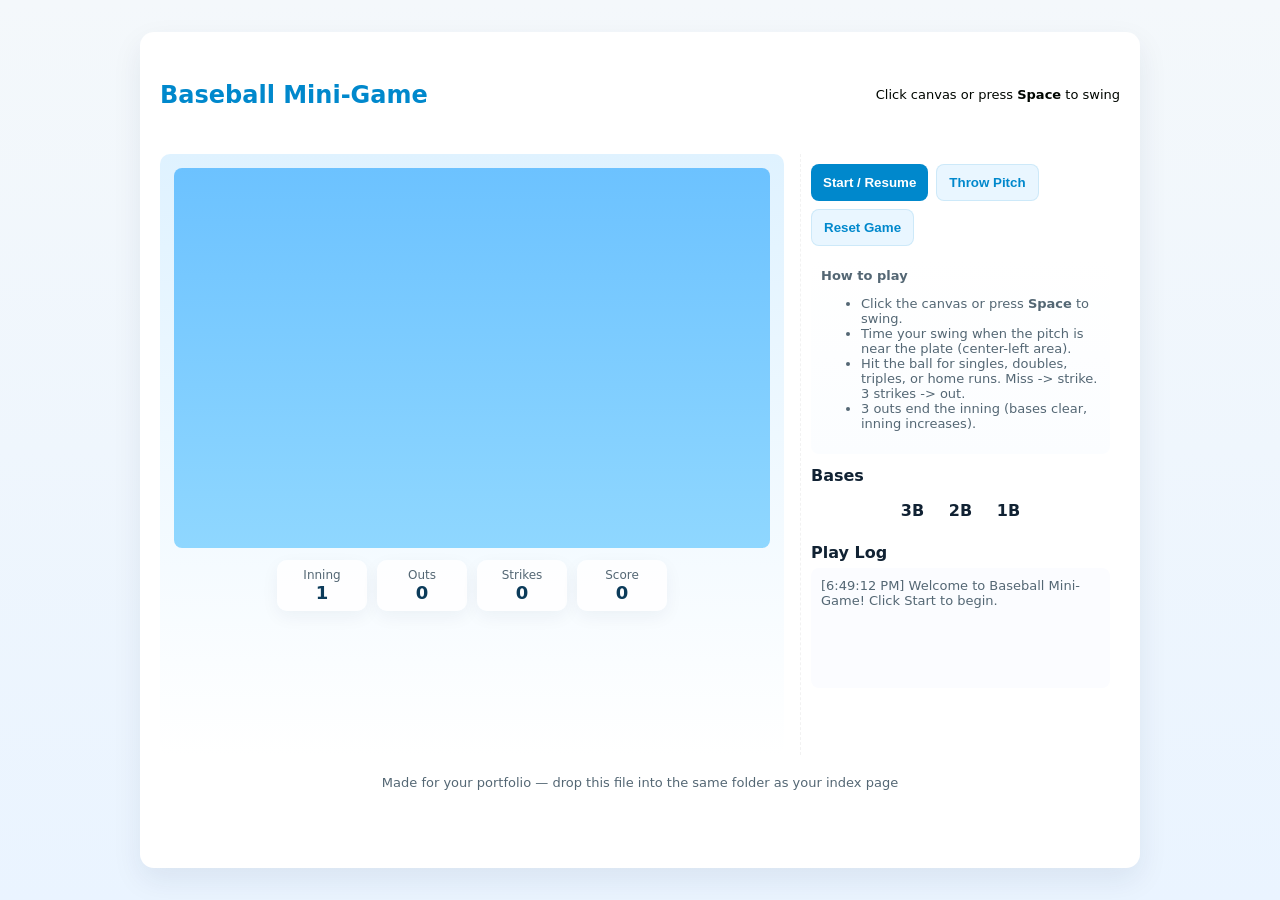
<file: mis_Proj1/game copy.html>
<title>Baseball Mini-Game — Brody Kelly</title>
  <style>
    :root{
      --bg:#f4f8fb;
      --card:#ffffff;
      --accent:#0088cc;
      --muted:#546774;
    }
    *{box-sizing: border-box}
    body{
      font-family: Inter, system-ui, -apple-system, "Segoe UI", Roboto, "Helvetica Neue", Arial;
      margin:0;
      padding:2rem;
      background: linear-gradient(180deg,var(--bg) 0%, #eaf4ff 100%);
      color:#123;
      display:flex;
      justify-content:center;
    }
    .wrap{
      width:100%;
      max-width:1000px;
      background:var(--card);
      border-radius:14px;
      box-shadow: 0 12px 30px rgba(2,40,80,0.08);
      padding:1.25rem;
      display:grid;
      grid-template-columns: 1fr 320px;
      gap:1rem;
    }
    header{grid-column:1/-1; display:flex; justify-content:space-between; align-items:center; gap:1rem}
    header h2{margin:0; color:var(--accent)}
    .canvas-wrap{
      background: linear-gradient(180deg,#dff2ff 0%, #fff 100%);
      border-radius:10px;
      padding:14px;
      display:flex;
      flex-direction:column;
      gap:12px;
      align-items:center;
    }
    canvas{
      background: linear-gradient(180deg, #6cc2ff 0%, #8fd7ff 100%);
      border-radius:8px;
      width:100%;
      max-width: 760px;
      height: 380px;
      display:block;
    }
    .hud{
      display:flex;
      gap:10px;
      flex-wrap:wrap;
      justify-content:center;
    }
    .panel{
      background:rgba(255,255,255,0.85);
      padding:8px 12px;
      border-radius:10px;
      box-shadow:0 6px 18px rgba(2,40,80,0.05);
      min-width:90px;
      text-align:center;
    }
    .panel .label{display:block;font-size:12px;color:var(--muted)}
    .panel .value{font-weight:700;font-size:18px;color:#0b3b5a}
    .sidebar{
      padding:10px;
      border-left:1px dashed rgba(0,0,0,0.05);
      display:flex;
      flex-direction:column;
      gap:12px;
      align-items:stretch;
    }
    .controls{display:flex;gap:8px;flex-wrap:wrap}
    button{
      background:var(--accent);
      color:white;
      border:0;
      padding:10px 12px;
      border-radius:8px;
      cursor:pointer;
      font-weight:600;
    }
    button.secondary{background:#e9f6ff;color:var(--accent);border:1px solid rgba(0,136,204,0.12)}
    .instructions{
      font-size:13px;
      color:var(--muted);
      background:linear-gradient(180deg,#fff 0,#fbfdff 100%);
      padding:10px;border-radius:8px;
      box-shadow: inset 0 1px 0 rgba(255,255,255,0.6);
    }
    .bases{display:flex;gap:8px;justify-content:center;align-items:center}
    .base{width:40px;height:40px;border-radius:6px;background:rgba(255,255,255,0.9);display:flex;align-items:center;justify-content:center;font-weight:700}
    .base.on{background:linear-gradient(180deg,#ffd9a8,#ffefcf); color:#8a4b00}
    .log{font-size:13px;color:var(--muted); background:#fbfcff;padding:10px;border-radius:8px;height:120px;overflow:auto}
    footer{grid-column:1/-1;text-align:center;color:var(--muted);font-size:13px;padding-top:4px}
    @media(max-width:900px){
      .wrap{grid-template-columns: 1fr; padding:0.75rem}
      .sidebar{border-left:0}
    }
  </style>
</head>
<body>
  <div class="wrap" role="application" aria-label="Baseball mini game">
    <header>
      <h2>Baseball Mini-Game</h2>
      <div style="font-size:13px;color:#335;color:600">Click canvas or press <strong>Space</strong> to swing</div>
    </header>

    <div class="canvas-wrap" aria-hidden="false">
      <canvas id="field" width="760" height="380" tabindex="0"></canvas>

      <div class="hud" aria-hidden="false">
        <div class="panel"><span class="label">Inning</span><span id="inning" class="value">1</span></div>
        <div class="panel"><span class="label">Outs</span><span id="outs" class="value">0</span></div>
        <div class="panel"><span class="label">Strikes</span><span id="strikes" class="value">0</span></div>
        <div class="panel"><span class="label">Score</span><span id="score" class="value">0</span></div>
      </div>
    </div>

    <aside class="sidebar" aria-label="Game controls and status">
      <div class="controls">
        <button id="startBtn">Start / Resume</button>
        <button id="pitchBtn" class="secondary">Throw Pitch</button>
        <button id="resetBtn" class="secondary">Reset Game</button>
      </div>

      <div class="instructions">
        <strong>How to play</strong>
        <ul>
          <li>Click the canvas or press <strong>Space</strong> to swing.</li>
          <li>Time your swing when the pitch is near the plate (center-left area).</li>
          <li>Hit the ball for singles, doubles, triples, or home runs. Miss -> strike. 3 strikes -> out.</li>
          <li>3 outs end the inning (bases clear, inning increases).</li>
        </ul>
      </div>

      <div>
        <div style="font-weight:700;margin-bottom:6px">Bases</div>
        <div class="bases" aria-hidden="false">
          <div id="base3" class="base" title="Third base">3B</div>
          <div id="base2" class="base" title="Second base">2B</div>
          <div id="base1" class="base" title="First base">1B</div>
        </div>
      </div>

      <div>
        <div style="font-weight:700;margin-bottom:6px">Play Log</div>
        <div id="log" class="log" aria-live="polite"></div>
      </div>
    </aside>

    <footer>Made for your portfolio — drop this file into the same folder as your index page</footer>
  </div>

<script>
/*
  Simple baseball mini-game
  - Click canvas or press Space to swing
  - Throw pitch manually (or auto after Start)
  - Strikes, outs, innings, bases and scoring simulated simply
*/

// Canvas + drawing
const canvas = document.getElementById('field');
const ctx = canvas.getContext('2d');

const W = canvas.width;
const H = canvas.height;

// Game state
let running = false;
let pitch = null; // object when a pitch is active
let swing = { active: false, time: 0 }; // swing window
let score = 0, strikes = 0, outs = 0, inning = 1;
let bases = { first:false, second:false, third:false }; // occupancy
const maxOuts = 3;

// UI
const inningEl = document.getElementById('inning');
const outsEl = document.getElementById('outs');
const strikesEl = document.getElementById('strikes');
const scoreEl = document.getElementById('score');
const logEl = document.getElementById('log');
const base1El = document.getElementById('base1');
const base2El = document.getElementById('base2');
const base3El = document.getElementById('base3');

function log(msg){
  const t = new Date().toLocaleTimeString();
  logEl.innerHTML = `<div>[${t}] ${msg}</div>` + logEl.innerHTML;
}

// Helpers
function rnd(min,max){return Math.random()*(max-min)+min}

// Pitch creation
function newPitch(){
  // pitch starts off-right and moves left toward the plate
  return {
    x: W + 20,
    y: rnd(H*0.35, H*0.65),
    radius: 9,
    speed: rnd(5.4, 8.2),
    struck: false
  };
}

// Draw field elements
function drawField(){
  ctx.clearRect(0,0,W,H);
  // sky gradient already in css; draw mound/plate
  // Pitcher's mound
  ctx.fillStyle = '#caa879';
  ctx.beginPath();
  ctx.ellipse(W*0.35, H*0.5, 40, 30, 0, 0, Math.PI*2);
  ctx.fill();

  // home plate area - plate at left-center
  const plateX = W*0.18;
  const plateY = H*0.5;
  ctx.fillStyle='#fff';
  ctx.beginPath();
  ctx.moveTo(plateX, plateY-18);
  ctx.lineTo(plateX+12, plateY-8);
  ctx.lineTo(plateX+0, plateY+18);
  ctx.lineTo(plateX-12, plateY-8);
  ctx.closePath();
  ctx.fill();
  ctx.strokeStyle='rgba(0,0,0,0.15)';
  ctx.stroke();

  // strike zone box for reference
  ctx.strokeStyle='rgba(255,255,255,0.15)';
  ctx.lineWidth = 1;
  ctx.strokeRect(plateX+10, plateY-70, 140, 140);

  // draw pitcher (simple)
  ctx.fillStyle='#6b4b2f';
  ctx.fillRect(W*0.45, H*0.45, 12, 30);
  ctx.fillStyle='#fff';
  ctx.fillRect(W*0.455, H*0.43, 6, 6);

  // Draw ball if active
  if(pitch){
    ctx.fillStyle = '#fff';
    ctx.beginPath();
    ctx.arc(pitch.x, pitch.y, pitch.radius, 0, Math.PI*2);
    ctx.fill();
    // seams
    ctx.strokeStyle = '#c33';
    ctx.lineWidth = 1.2;
    ctx.beginPath();
    ctx.arc(pitch.x, pitch.y, pitch.radius-2, 0.2, Math.PI+0.2);
    ctx.stroke();
    ctx.beginPath();
    ctx.arc(pitch.x, pitch.y, pitch.radius-2, Math.PI+0.8, Math.PI*2+0.8);
    ctx.stroke();
  }

  // Draw bat if swinging
  if(swing.active){
    const plateX = W*0.18 + 6;
    const plateY = H*0.5;
    // compute swing angle (changes with time)
    const progress = Math.min((Date.now() - swing.time)/220, 1);
    const angle = -0.9 + progress*1.8; // from -0.9 to +0.9 rad
    ctx.save();
    ctx.translate(plateX, plateY);
    ctx.rotate(angle);
    ctx.fillStyle = '#8a4b00';
    ctx.fillRect(-6, -6, 120, 12);
    ctx.restore();
  }
}

// Advance pitch; return event if any
function updatePitch(){
  if(!pitch) return null;
  pitch.x -= pitch.speed;
  // if player swung and ball intersects bat area -> hit
  if(swing.active && !pitch.struck){
    // simple collision check: distance to plate zone and relative timing
    const batX = W*0.18 + 60 * Math.cos(0); // coarse
    const hitZoneLeft = W*0.18 + 6;
    const hitZoneRight = W*0.18 + 80;
    const verticalZoneY = H*0.5;
    if(pitch.x <= hitZoneRight && pitch.x >= hitZoneLeft &&
       Math.abs(pitch.y - verticalZoneY) < 60 ){
      pitch.struck = true;
      return { type:'hit' };
    }
  }

  // if pitch passes plate region without being hit -> strike or ball? simplified: strike
  const platePassX = W*0.18 - 20;
  if(pitch.x < platePassX && !pitch.struck){
    // pitch reached catcher area. It's a strike if player didn't swing
    return { type:'miss' };
  }

  // if pitch goes offscreen
  if(pitch.x < -50) return { type:'gone' };

  return null;
}

// On hit: determine hit strength and apply base advancement & runs
function handleHit(){
  // randomize outcome weighted to more singles
  // 0-59: single, 60-84: double, 85-95: triple, 96-100: homer
  const r = Math.random()*100;
  let outcome, advance;
  if(r < 60){ outcome='Single'; advance=1; }
  else if(r < 85){ outcome='Double'; advance=2; }
  else if(r < 96){ outcome='Triple'; advance=3; }
  else { outcome='Home Run'; advance=4; }

  // Move runners
  let runsScored = 0;
  if(outcome === 'Home Run'){
    // clear bases + batter
    runsScored += (bases.first?1:0) + (bases.second?1:0) + (bases.third?1:0) + 1;
    bases.first = bases.second = bases.third = false;
  } else {
    // advance current runners `advance` bases and place batter accordingly
    const newBases = { first:false, second:false, third:false };
    // if advance >=4 -> treat as homer
    for(let b = 0; b < advance; b++){
      // move runners forward one base per step
      // handle third -> home
      if(b === 0){
        // at the batter swing moment: push existing runners
        if(bases.third) { runsScored++; bases.third = false; }
        if(bases.second)  { bases.third = true; bases.second = false; }
        if(bases.first)   { bases.second = true; bases.first = false; }
        // put batter temporarily on first; additional loops will push further
        bases.first = true;
      } else {
        // additional pushes
        if(bases.third) { runsScored++; bases.third = false; }
        if(bases.second) { bases.third = true; bases.second = false; }
        if(bases.first) { bases.second = true; bases.first = false; }
      }
    }
    // After advances, place batter appropriately (batter is already on first after 1-step)
    // (Implementation already handles batter placed at first on first iteration)
  }

  score += runsScored;
  updateUI();
  log(`${outcome}! Runs scored: ${runsScored} (Total Score: ${score})`);
}

// When a miss (pitch passes) occurs
function handleMiss(){
  strikes++;
  updateUI();
  log(`Missed pitch — strike ${strikes}.`);
  if(strikes >= 3){
    outs++;
    log(`Strikeout! Outs: ${outs}`);
    strikes = 0;
    // clear some swing state; don't clear bases on strikeout
    if(outs >= maxOuts){
      endInning();
    }
    updateUI();
  }
}

// On swing but no collision and still in flight: we count as miss if ball later passes
function handleSwingNoHit(){
  // If swing and ball hasn't been hit, nothing immediate. Miss will be processed when pitch passes.
}

// End inning
function endInning(){
  log(`Inning ${inning} over. Clearing bases.`);
  bases.first = bases.second = bases.third = false;
  outs = 0;
  strikes = 0;
  inning++;
  updateUI();
}

// Update UI elements and base indicators
function updateUI(){
  inningEl.textContent = inning;
  outsEl.textContent = outs;
  strikesEl.textContent = strikes;
  scoreEl.textContent = score;

  base1El.classList.toggle('on', bases.first);
  base2El.classList.toggle('on', bases.second);
  base3El.classList.toggle('on', bases.third);
}

// Game loop
let lastTime = 0;
function loop(t){
  if(!running) return;
  // t in ms
  const dt = t - lastTime;
  lastTime = t;

  drawField();
  const event = updatePitch();
  if(event){
    if(event.type === 'hit'){
      handleHit();
      // clear the pitch after hit
      pitch = null;
      swing.active = false;
    } else if(event.type === 'miss'){
      handleMiss();
      pitch = null;
      swing.active = false;
    } else if(event.type === 'gone'){
      pitch = null;
      swing.active = false;
      // nothing special
    }
  }

  // Auto-throw new pitch after a short delay if none active
  if(!pitch && running){
    // throw next pitch after 700-1100ms
    if(!loop.nextPitchAt) loop.nextPitchAt = t + 650 + Math.random()*450;
    if(t >= loop.nextPitchAt){
      pitch = newPitch();
      loop.nextPitchAt = null;
    }
  }

  // fade swing - 250ms window
  if(swing.active && Date.now() - swing.time > 260){
    swing.active = false;
  }

  requestAnimationFrame(loop);
}

// Controls
document.getElementById('startBtn').addEventListener('click', ()=>{
  if(!running){
    running = true;
    lastTime = performance.now();
    requestAnimationFrame(loop);
    log('Game started.');
  } else {
    log('Game already running.');
  }
});

document.getElementById('pitchBtn').addEventListener('click', ()=>{
  if(!running) {
    log('Start the game first (Start / Resume).');
    return;
  }
  if(!pitch){
    pitch = newPitch();
    log('Manual pitch thrown.');
  } else {
    log('Pitch already in flight.');
  }
});

document.getElementById('resetBtn').addEventListener('click', ()=>{
  running = false;
  pitch = null;
  swing.active = false;
  score = 0; strikes = 0; outs = 0; inning = 1;
  bases.first = bases.second = bases.third = false;
  updateUI();
  log('Game reset.');
});

// Swing (click or space)
function doSwing(){
  if(!running){
    log('Start the game to swing.');
    return;
  }
  swing.active = true;
  swing.time = Date.now();
  // if pitch exists but not yet struck, we let updatePitch handle collision
  // but also provide immediate feedback for early/missed swings
  if(!pitch){
    log('You swung, but no pitch yet.');
  } else {
    log('Swing!');
    // if swing occurs but pitch is far, it's probably a miss later; we don't immediately penalize
  }
}

canvas.addEventListener('click', (e)=> {
  doSwing();
});
window.addEventListener('keydown', (e)=>{
  if(e.code === 'Space') {
    e.preventDefault();
    doSwing();
  }
});

// small accessibility: focus canvas to receive key events
canvas.addEventListener('keydown', (e)=> {
  if(e.code === 'Space') {
    e.preventDefault();
    doSwing();
  }
});

// init UI
updateUI();
log('Welcome to Baseball Mini-Game! Click Start to begin.');

// small auto-start demo: comment out if you don't want auto-start
//document.getElementById('startBtn').click();
</script>
</body>
</html>
</file>
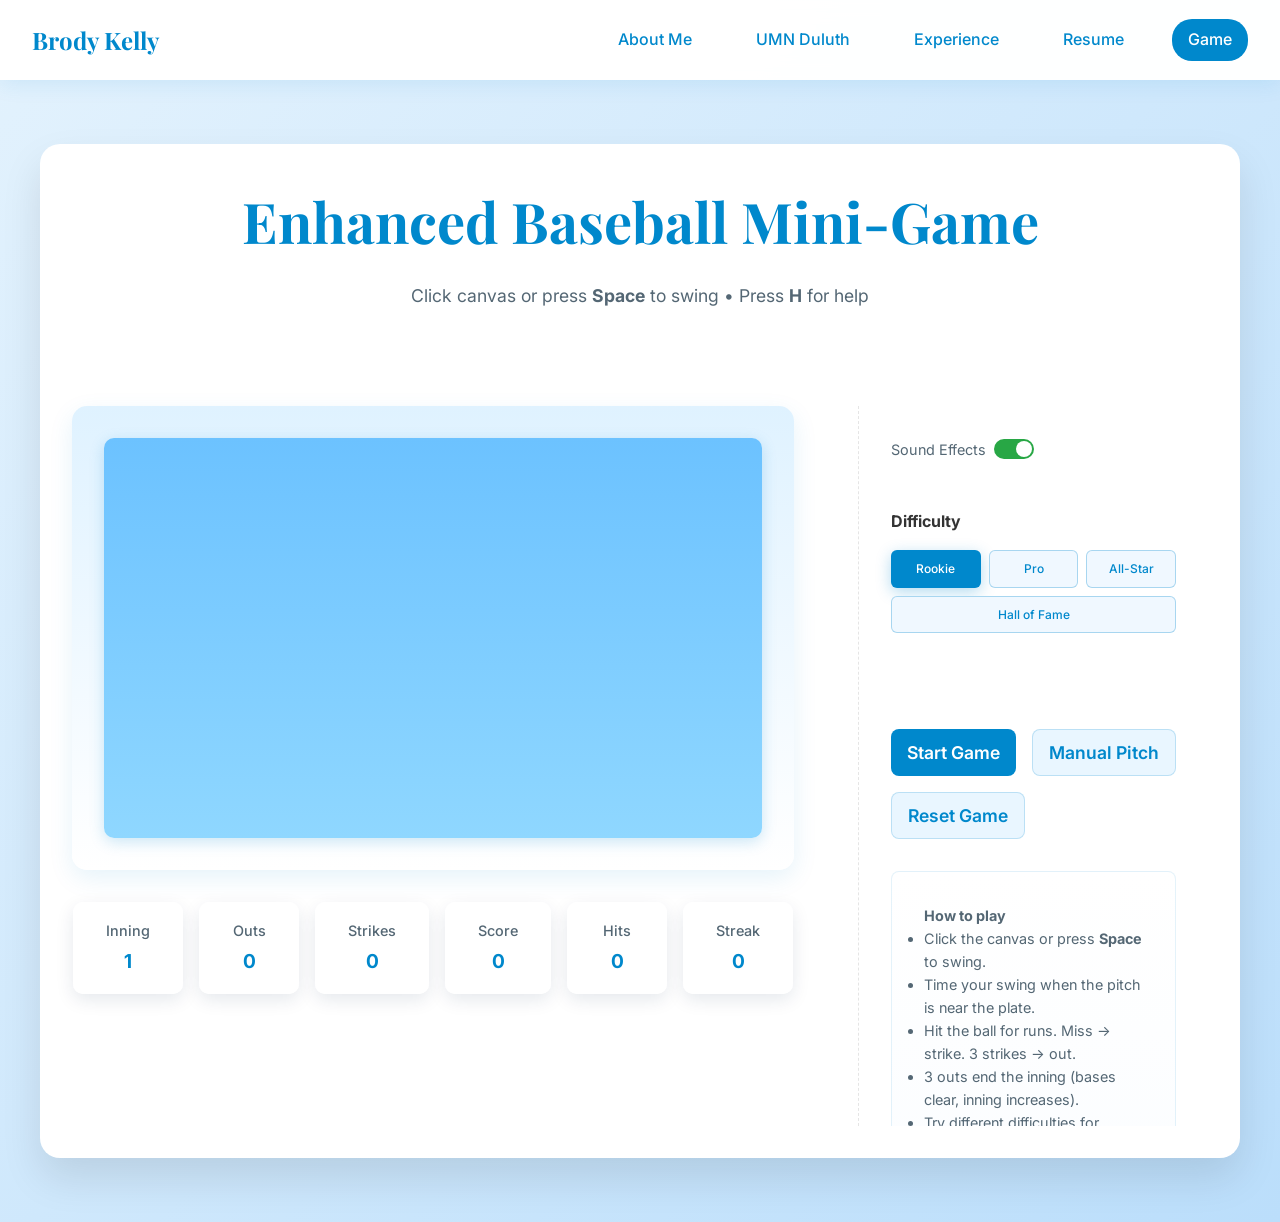
<file: mis_Proj1/game.html>
<!DOCTYPE html>
<html lang="en">
<head>
    <meta charset="UTF-8">
    <meta name="viewport" content="width=device-width, initial-scale=1.0">
    <title>Baseball Game — Brody Kelly</title>
    <link rel="preconnect" href="https://fonts.googleapis.com">
    <link rel="preconnect" href="https://fonts.gstatic.com" crossorigin>
    <link href="https://fonts.googleapis.com/css2?family=Playfair+Display:wght@700&family=Inter:wght@400;500;600;700&display=swap" rel="stylesheet">
    <style>
        :root {
            --primary-color: #0088cc;
            --accent-color: #00a8ff;
            --text-color: #333333;
            --background-color: #ffffff;
            --gradient-start: #e3f2fd;
            --gradient-end: #bbdefb;
            --nav-height: clamp(60px, 10vh, 80px);
            --container-padding: clamp(1rem, 5vw, 2rem);
            --text-size-small: clamp(0.8rem, 2vw, 0.9rem);
            --text-size-base: clamp(1rem, 2.5vw, 1.1rem);
            --text-size-large: clamp(1.2rem, 3vw, 1.8rem);
            --text-size-xl: clamp(2rem, 5vw, 3.5rem);
            --spacing-small: clamp(0.5rem, 2vw, 1rem);
            --spacing-base: clamp(1rem, 3vw, 2rem);
            --spacing-large: clamp(2rem, 5vw, 4rem);
            --muted: #546774;
            --success: #28a745;
            --warning: #ffc107;
            --danger: #dc3545;
        }

        * {
            margin: 0;
            padding: 0;
            box-sizing: border-box;
        }

        body {
            font-family: 'Inter', sans-serif;
            color: var(--text-color);
            line-height: 1.6;
            background: linear-gradient(135deg, var(--gradient-start) 0%, var(--gradient-end) 100%);
            min-height: 100vh;
            overflow-x: hidden;
        }

        .header {
            position: fixed;
            top: 0;
            left: 0;
            right: 0;
            height: var(--nav-height);
            background: rgba(255, 255, 255, 0.98);
            backdrop-filter: blur(10px);
            box-shadow: 0 4px 20px rgba(0, 136, 204, 0.1);
            display: flex;
            justify-content: space-between;
            align-items: center;
            padding: 0 var(--container-padding);
            z-index: 1000;
        }

        .logo {
            font-family: 'Playfair Display', serif;
            font-size: 1.5rem;
            color: var(--primary-color);
            text-decoration: none;
            font-weight: 700;
        }

        .nav-links {
            display: flex;
            gap: 2rem;
        }

        .nav-links a {
            color: var(--primary-color);
            text-decoration: none;
            font-weight: 500;
            padding: 0.5rem 1rem;
            border-radius: 20px;
            transition: all 0.3s ease;
        }

        .nav-links a:hover {
            color: var(--accent-color);
            background: var(--gradient-start);
        }

        .nav-links a.active {
            color: white;
            background: var(--primary-color);
        }

        @media (max-width: 768px) {
            .header {
                position: sticky;
            }
            
            .nav-links {
                position: fixed;
                bottom: 0;
                left: 0;
                right: 0;
                background: rgba(255, 255, 255, 0.98);
                backdrop-filter: blur(10px);
                box-shadow: 0 -4px 20px rgba(0, 136, 204, 0.1);
                padding: var(--spacing-small);
                display: flex;
                justify-content: space-around;
                gap: var(--spacing-small);
            }
            
            .nav-links a {
                font-size: var(--text-size-small);
                padding: var(--spacing-small);
            }
        }

        .game-container {
            padding-top: calc(var(--nav-height) + var(--spacing-large));
            padding-bottom: var(--spacing-large);
            min-height: 100vh;
            display: flex;
            justify-content: center;
            align-items: flex-start;
        }

        .game-wrapper {
            width: 100%;
            max-width: 1200px;
            background: var(--background-color);
            border-radius: 20px;
            box-shadow: 0 20px 40px rgba(0, 0, 0, 0.1);
            padding: var(--spacing-base);
            margin: 0 var(--container-padding);
            display: grid;
            grid-template-columns: 1fr 350px;
            gap: var(--spacing-large);
        }

        .game-header {
            grid-column: 1 / -1;
            text-align: center;
            margin-bottom: var(--spacing-base);
        }

        .game-title {
            font-family: 'Playfair Display', serif;
            font-size: var(--text-size-xl);
            color: var(--primary-color);
            margin-bottom: var(--spacing-small);
        }

        .game-subtitle {
            color: var(--muted);
            font-size: var(--text-size-base);
        }

        .game-main {
            display: flex;
            flex-direction: column;
            align-items: center;
        }

        .canvas-container {
            background: linear-gradient(180deg, #dff2ff 0%, #fff 100%);
            border-radius: 15px;
            padding: var(--spacing-base);
            margin-bottom: var(--spacing-base);
            position: relative;
            box-shadow: 0 8px 25px rgba(0, 136, 204, 0.1);
        }

        .game-canvas {
            background: linear-gradient(180deg, #6cc2ff 0%, #8fd7ff 100%);
            border-radius: 10px;
            width: 100%;
            max-width: 800px;
            height: 400px;
            display: block;
            cursor: crosshair;
            transition: all 0.3s;
            box-shadow: 0 4px 15px rgba(0, 136, 204, 0.2);
        }

        .game-canvas:hover {
            transform: scale(1.01);
            box-shadow: 0 8px 25px rgba(0, 136, 204, 0.3);
        }

        .game-hud {
            display: flex;
            gap: var(--spacing-small);
            flex-wrap: wrap;
            justify-content: center;
        }

        .hud-panel {
            background: rgba(255, 255, 255, 0.9);
            padding: var(--spacing-small) var(--spacing-base);
            border-radius: 10px;
            box-shadow: 0 6px 18px rgba(2, 40, 80, 0.1);
            min-width: 100px;
            text-align: center;
            backdrop-filter: blur(10px);
            border: 1px solid rgba(255, 255, 255, 0.2);
            transition: all 0.3s;
        }

        .hud-panel:hover {
            transform: translateY(-2px);
            box-shadow: 0 8px 25px rgba(2, 40, 80, 0.15);
        }

        .hud-label {
            display: block;
            font-size: var(--text-size-small);
            color: var(--muted);
            font-weight: 500;
            margin-bottom: 4px;
        }

        .hud-value {
            font-weight: 700;
            font-size: 1.2rem;
            color: var(--primary-color);
        }

        .game-sidebar {
            padding: var(--spacing-base);
            border-left: 1px dashed rgba(0, 0, 0, 0.1);
            display: flex;
            flex-direction: column;
            gap: var(--spacing-base);
            max-height: 80vh;
            overflow-y: auto;
        }

        .controls {
            display: flex;
            gap: var(--spacing-small);
            flex-wrap: wrap;
        }

        .game-btn {
            background: var(--primary-color);
            color: white;
            border: 0;
            padding: 12px 16px;
            border-radius: 8px;
            cursor: pointer;
            font-weight: 600;
            transition: all 0.3s;
            font-size: var(--text-size-base);
            font-family: inherit;
        }

        .game-btn:hover {
            transform: translateY(-2px);
            box-shadow: 0 4px 15px rgba(0, 136, 204, 0.3);
        }

        .game-btn.secondary {
            background: #e9f6ff;
            color: var(--primary-color);
            border: 1px solid rgba(0, 136, 204, 0.2);
        }

        .difficulty-section {
            margin-bottom: var(--spacing-base);
        }

        .difficulty-title {
            font-weight: 700;
            margin-bottom: var(--spacing-small);
            color: var(--text-color);
        }

        .difficulty-selector {
            display: flex;
            gap: 8px;
            flex-wrap: wrap;
            margin-bottom: var(--spacing-base);
        }

        .difficulty-btn {
            background: #f0f8ff;
            color: var(--primary-color);
            border: 1px solid rgba(0, 136, 204, 0.3);
            padding: 8px 12px;
            border-radius: 6px;
            cursor: pointer;
            font-weight: 500;
            transition: all 0.2s;
            font-size: 12px;
            flex: 1;
            text-align: center;
            min-width: 70px;
        }

        .difficulty-btn.active {
            background: var(--primary-color);
            color: white;
            box-shadow: 0 4px 15px rgba(0, 136, 204, 0.3);
        }

        .instructions {
            background: linear-gradient(180deg, #fff 0, #fbfdff 100%);
            padding: var(--spacing-base);
            border-radius: 8px;
            box-shadow: inset 0 1px 0 rgba(255, 255, 255, 0.6);
            border: 1px solid rgba(0, 136, 204, 0.1);
            font-size: var(--text-size-small);
            color: var(--muted);
        }

        .bases-section {
            margin-bottom: var(--spacing-base);
        }

        .bases-title {
            font-weight: 700;
            margin-bottom: var(--spacing-small);
            color: var(--text-color);
        }

        .bases {
            display: flex;
            gap: 10px;
            justify-content: center;
            align-items: center;
        }

        .base {
            width: 45px;
            height: 45px;
            border-radius: 8px;
            background: rgba(255, 255, 255, 0.9);
            display: flex;
            align-items: center;
            justify-content: center;
            font-weight: 700;
            font-size: 12px;
            border: 2px solid #ddd;
            transition: all 0.3s;
        }

        .base.on {
            background: linear-gradient(135deg, #ffd9a8, #ffefcf);
            color: #8a4b00;
            border-color: #ffa500;
            box-shadow: 0 0 15px rgba(255, 165, 0, 0.4);
            transform: scale(1.1);
        }

        .power-section {
            margin-bottom: var(--spacing-base);
        }

        .power-title {
            font-weight: 700;
            margin-bottom: var(--spacing-small);
            color: var(--text-color);
        }

        .power-bar {
            background: rgba(0, 136, 204, 0.1);
            border-radius: 8px;
            overflow: hidden;
            height: 12px;
            position: relative;
        }

        .power-fill {
            background: linear-gradient(90deg, #00b4d8, #0077b6);
            height: 100%;
            width: 0%;
            transition: width 0.3s;
            border-radius: 8px;
        }

        .power-indicator {
            font-size: 10px;
            color: var(--muted);
            font-weight: 600;
            margin-top: 4px;
        }

        .log-section {
            margin-bottom: var(--spacing-base);
        }

        .log-title {
            font-weight: 700;
            margin-bottom: var(--spacing-small);
            color: var(--text-color);
        }

        .game-log {
            font-size: var(--text-size-small);
            color: var(--muted);
            background: #fbfcff;
            padding: var(--spacing-base);
            border-radius: 8px;
            height: 140px;
            overflow: auto;
            border: 1px solid rgba(0, 136, 204, 0.1);
            backdrop-filter: blur(10px);
        }

        .log-entry {
            padding: 3px 0;
            border-bottom: 1px solid rgba(0, 0, 0, 0.05);
        }

        .stats-section {
            margin-bottom: var(--spacing-base);
        }

        .stats-title {
            font-weight: 700;
            margin-bottom: var(--spacing-small);
            color: var(--text-color);
        }

        .stats-grid {
            display: grid;
            grid-template-columns: 1fr 1fr;
            gap: 8px;
        }

        .stat-item {
            background: #f8f9fa;
            padding: 10px;
            border-radius: 6px;
            text-align: center;
            font-size: 11px;
            border: 1px solid rgba(0, 136, 204, 0.1);
        }

        .stat-value {
            font-weight: 700;
            color: var(--primary-color);
            font-size: 16px;
        }

        .achievements-section {
            margin-bottom: var(--spacing-base);
        }

        .achievements-title {
            font-weight: 700;
            margin-bottom: var(--spacing-small);
            color: var(--text-color);
        }

        .achievement {
            background: linear-gradient(135deg, #fff9e6, #fffef0);
            border: 1px solid #ffd700;
            border-radius: 8px;
            padding: 8px 12px;
            margin-bottom: 8px;
            font-size: 12px;
            color: #8a4b00;
            opacity: 0.5;
            transition: all 0.3s;
        }

        .achievement.unlocked {
            opacity: 1;
            box-shadow: 0 0 15px rgba(255, 215, 0, 0.4);
            animation: achievementPulse 1s ease-in-out;
        }

        @keyframes achievementPulse {
            0%, 100% { transform: scale(1); }
            50% { transform: scale(1.05); }
        }

        .sound-toggle {
            display: flex;
            align-items: center;
            gap: 8px;
            margin-bottom: var(--spacing-small);
            font-size: var(--text-size-small);
            color: var(--muted);
        }

        .toggle-switch {
            width: 40px;
            height: 20px;
            background: #ccc;
            border-radius: 10px;
            position: relative;
            cursor: pointer;
            transition: background 0.3s;
        }

        .toggle-switch.active {
            background: var(--success);
        }

        .toggle-switch::after {
            content: '';
            position: absolute;
            top: 2px;
            left: 2px;
            width: 16px;
            height: 16px;
            background: white;
            border-radius: 50%;
            transition: left 0.3s;
        }

        .toggle-switch.active::after {
            left: 22px;
        }

        @media (max-width: 1000px) {
            .game-wrapper {
                grid-template-columns: 1fr;
                padding: var(--spacing-base);
            }
            
            .game-sidebar {
                border-left: 0;
                max-height: none;
            }
        }

        @media (max-width: 600px) {
            .game-wrapper {
                padding: var(--spacing-small);
                margin: 0 var(--spacing-small);
            }
            
            .game-canvas {
                height: 300px;
            }
            
            .controls {
                gap: var(--spacing-small);
            }
            
            .game-btn {
                padding: 10px 12px;
                font-size: var(--text-size-small);
            }
            
            .sidebar {
                gap: var(--spacing-small);
            }
            
            .difficulty-btn {
                flex: none;
                min-width: auto;
            }
        }

        @media (max-width: 400px) {
            .game-canvas {
                height: 250px;
            }
            
            .game-hud {
                gap: 5px;
            }
            
            .hud-panel {
                min-width: 80px;
                padding: 8px 10px;
            }
            
            .hud-value {
                font-size: 1rem;
            }
        }
    </style>
</head>
<body>
    <header class="header">
        <a href="index.html" class="logo">Brody Kelly</a>
        <nav class="nav-links">
            <a href="about.html">About Me</a>
            <a href="umd.html">UMN Duluth</a>
            <a href="experience.html">Experience</a>
            <a href="resume.html">Resume</a>
            <a href="game.html" class="active">Game</a>
        </nav>
    </header>

    <div class="game-container">
        <div class="game-wrapper">
            <div class="game-header">
                <h1 class="game-title">Enhanced Baseball Mini-Game</h1>
                <p class="game-subtitle">Click canvas or press <strong>Space</strong> to swing • Press <strong>H</strong> for help</p>
            </div>

            <div class="game-main">
                <div class="canvas-container">
                    <canvas id="gameCanvas" class="game-canvas" width="800" height="400" tabindex="0"></canvas>
                </div>

                <div class="game-hud">
                    <div class="hud-panel">
                        <span class="hud-label">Inning</span>
                        <span id="inningDisplay" class="hud-value">1</span>
                    </div>
                    <div class="hud-panel">
                        <span class="hud-label">Outs</span>
                        <span id="outsDisplay" class="hud-value">0</span>
                    </div>
                    <div class="hud-panel">
                        <span class="hud-label">Strikes</span>
                        <span id="strikesDisplay" class="hud-value">0</span>
                    </div>
                    <div class="hud-panel">
                        <span class="hud-label">Score</span>
                        <span id="scoreDisplay" class="hud-value">0</span>
                    </div>
                    <div class="hud-panel">
                        <span class="hud-label">Hits</span>
                        <span id="hitsDisplay" class="hud-value">0</span>
                    </div>
                    <div class="hud-panel">
                        <span class="hud-label">Streak</span>
                        <span id="streakDisplay" class="hud-value">0</span>
                    </div>
                </div>
            </div>

            <div class="game-sidebar">
                <div class="sound-toggle">
                    <span>Sound Effects</span>
                    <div class="toggle-switch active" id="soundToggle"></div>
                </div>
                
                <div class="difficulty-section">
                    <div class="difficulty-title">Difficulty</div>
                    <div class="difficulty-selector">
                        <div class="difficulty-btn active" data-level="easy">Rookie</div>
                        <div class="difficulty-btn" data-level="medium">Pro</div>
                        <div class="difficulty-btn" data-level="hard">All-Star</div>
                        <div class="difficulty-btn" data-level="expert">Hall of Fame</div>
                    </div>
                </div>

                <div class="controls">
                    <button id="startBtn" class="game-btn">Start Game</button>
                    <button id="pitchBtn" class="game-btn secondary">Manual Pitch</button>
                    <button id="resetBtn" class="game-btn secondary">Reset Game</button>
                </div>

                <div class="instructions">
                    <strong>How to play</strong>
                    <ul>
                        <li>Click the canvas or press <strong>Space</strong> to swing.</li>
                        <li>Time your swing when the pitch is near the plate.</li>
                        <li>Hit the ball for runs. Miss → strike. 3 strikes → out.</li>
                        <li>3 outs end the inning (bases clear, inning increases).</li>
                        <li>Try different difficulties for varied challenges!</li>
                    </ul>
                </div>

                <div class="bases-section">
                    <div class="bases-title">Bases</div>
                    <div class="bases">
                        <div id="base3" class="base" title="Third base">3B</div>
                        <div id="base2" class="base" title="Second base">2B</div>
                        <div id="base1" class="base" title="First base">1B</div>
                    </div>
                </div>

                <div class="power-section">
                    <div class="power-title">Batting Power</div>
                    <div class="power-bar">
                        <div class="power-fill" id="powerFill"></div>
                    </div>
                    <div class="power-indicator" id="powerIndicator">0%</div>
                </div>

                <div class="log-section">
                    <div class="log-title">Play Log</div>
                    <div id="gameLog" class="game-log"></div>
                </div>

                <div class="stats-section">
                    <div class="stats-title">Statistics</div>
                    <div class="stats-grid">
                        <div class="stat-item">
                            <div>Total Hits</div>
                            <div class="stat-value" id="totalHits">0</div>
                        </div>
                        <div class="stat-item">
                            <div>Total Runs</div>
                            <div class="stat-value" id="totalRuns">0</div>
                        </div>
                        <div class="stat-item">
                            <div>Best Streak</div>
                            <div class="stat-value" id="bestStreak">0</div>
                        </div>
                        <div class="stat-item">
                            <div>Accuracy</div>
                            <div class="stat-value" id="accuracy">0%</div>
                        </div>
                    </div>
                </div>

                <div class="achievements-section">
                    <div class="achievements-title">Achievements</div>
                    <div class="achievement" id="firstHit">First Hit</div>
                    <div class="achievement" id="homeRun">Home Run Hero</div>
                    <div class="achievement" id="perfectGame">Perfect Pitcher</div>
                    <div class="achievement" id="streakMaster">Streak Master</div>
                    <div class="achievement" id="runFactory">Run Factory</div>
                </div>
            </div>
        </div>
    </div>

    <script>
        /*
          Enhanced Baseball Mini-Game - Website Integration
          Features:
          - Multiple difficulty levels
          - Achievement system
          - Sound effects
          - Enhanced visuals and animations
          - Comprehensive statistics
          - Power-up mechanics
          - Mobile responsive design
        */

        // Audio context for sound effects
        let audioContext;
        let soundEnabled = true;

        // Game state
        const gameState = {
            running: false,
            pitch: null,
            swing: { active: false, time: 0, power: 0 },
            score: 0,
            strikes: 0,
            outs: 0,
            inning: 1,
            bases: { first: false, second: false, third: false },
            difficulty: 'easy',
            stats: {
                totalHits: 0,
                totalRuns: 0,
                currentStreak: 0,
                bestStreak: 0,
                swings: 0,
                hits: 0,
                pitchesThrown: 0
            },
            achievements: {
                firstHit: false,
                homeRun: false,
                perfectGame: false,
                streakMaster: false,
                runFactory: false
            },
            particles: []
        };

        // Difficulty settings
        const difficulties = {
            easy: {
                pitchSpeed: [5.4, 8.2],
                strikeZoneSize: 80,
                hitProbability: 0.6,
                autoPitch: [650, 1100]
            },
            medium: {
                pitchSpeed: [7.0, 10.5],
                strikeZoneSize: 60,
                hitProbability: 0.5,
                autoPitch: [550, 950]
            },
            hard: {
                pitchSpeed: [8.5, 12.0],
                strikeZoneSize: 45,
                hitProbability: 0.4,
                autoPitch: [450, 800]
            },
            expert: {
                pitchSpeed: [10.0, 14.0],
                strikeZoneSize: 35,
                hitProbability: 0.3,
                autoPitch: [350, 650]
            }
        };

        // Canvas setup
        const canvas = document.getElementById('gameCanvas');
        const ctx = canvas.getContext('2d');

        const W = canvas.width;
        const H = canvas.height;

        // UI elements
        const elements = {
            inning: document.getElementById('inningDisplay'),
            outs: document.getElementById('outsDisplay'),
            strikes: document.getElementById('strikesDisplay'),
            score: document.getElementById('scoreDisplay'),
            hits: document.getElementById('hitsDisplay'),
            streak: document.getElementById('streakDisplay'),
            log: document.getElementById('gameLog'),
            base1: document.getElementById('base1'),
            base2: document.getElementById('base2'),
            base3: document.getElementById('base3'),
            totalHits: document.getElementById('totalHits'),
            totalRuns: document.getElementById('totalRuns'),
            bestStreak: document.getElementById('bestStreak'),
            accuracy: document.getElementById('accuracy'),
            powerFill: document.getElementById('powerFill'),
            powerIndicator: document.getElementById('powerIndicator'),
            soundToggle: document.getElementById('soundToggle')
        };

        // Sound effects
        function initAudio() {
            try {
                audioContext = new (window.AudioContext || window.webkitAudioContext)();
            } catch (e) {
                console.log('Web Audio API not supported');
            }
        }

        function playSound(frequency, duration, type = 'sine') {
            if (!soundEnabled || !audioContext) return;
            
            const oscillator = audioContext.createOscillator();
            const gainNode = audioContext.createGain();
            
            oscillator.connect(gainNode);
            gainNode.connect(audioContext.destination);
            
            oscillator.frequency.setValueAtTime(frequency, audioContext.currentTime);
            oscillator.type = type;
            
            gainNode.gain.setValueAtTime(0.1, audioContext.currentTime);
            gainNode.gain.exponentialRampToValueAtTime(0.01, audioContext.currentTime + duration);
            
            oscillator.start(audioContext.currentTime);
            oscillator.stop(audioContext.currentTime + duration);
        }

        function playHitSound(quality) {
            const sounds = {
                single: () => playSound(440, 0.2, 'square'),
                double: () => playSound(554, 0.3, 'square'),
                triple: () => playSound(659, 0.4, 'square'),
                homer: () => { playSound(440, 0.2); setTimeout(() => playSound(554, 0.3), 100); }
            };
            sounds[quality]?.();
        }

        function playMissSound() {
            playSound(220, 0.15, 'sawtooth');
        }

        function playSwingSound() {
            playSound(880, 0.1, 'triangle');
        }

        // Utility functions
        function rnd(min, max) { return Math.random() * (max - min) + min; }
        function clamp(val, min, max) { return Math.max(min, Math.min(max, val)); }

        // Particle system for visual effects
        class Particle {
            constructor(x, y, color, velocity) {
                this.x = x;
                this.y = y;
                this.color = color;
                this.velocity = velocity;
                this.life = 1;
                this.decay = 0.02;
            }
            
            update() {
                this.x += this.velocity.x;
                this.y += this.velocity.y;
                this.life -= this.decay;
            }
            
            draw() {
                ctx.globalAlpha = this.life;
                ctx.fillStyle = this.color;
                ctx.beginPath();
                ctx.arc(this.x, this.y, 3, 0, Math.PI * 2);
                ctx.fill();
                ctx.globalAlpha = 1;
            }
        }

        // Achievement system
        function checkAchievements() {
            const stats = gameState.stats;
            const ach = gameState.achievements;
            
            if (stats.totalHits >= 1 && !ach.firstHit) {
                unlockAchievement('firstHit', 'First Hit! Welcome to baseball!');
            }
            
            if (stats.totalRuns >= 5 && !ach.runFactory) {
                unlockAchievement('runFactory', 'Run Factory! 5+ runs scored!');
            }
            
            if (stats.bestStreak >= 5 && !ach.streakMaster) {
                unlockAchievement('streakMaster', 'Streak Master! 5 hit streak!');
            }
            
            if (gameState.score >= 10 && !ach.perfectGame) {
                unlockAchievement('perfectGame', 'Perfect Game! 10+ runs!');
            }
            
            if (!ach.homeRun && gameState.stats.hits > 0) {
                // This would require tracking home runs specifically
            }
        }

        function unlockAchievement(id, message) {
            gameState.achievements[id] = true;
            const element = document.getElementById(id);
            element.classList.add('unlocked');
            log(`🏆 Achievement: ${message}`);
        }

        // Enhanced pitch creation
        function createPitch() {
            const settings = difficulties[gameState.difficulty];
            const baseY = H * 0.5;
            const randomOffset = rnd(-H * 0.15, H * 0.15);
            
            return {
                x: W + 20,
                y: baseY + randomOffset,
                radius: 9,
                speed: rnd(...settings.pitchSpeed),
                struck: false,
                trail: []
            };
        }

        // Enhanced drawing functions
        function drawField() {
            // Clear with gradient background
            const gradient = ctx.createLinearGradient(0, 0, 0, H);
            gradient.addColorStop(0, '#87CEEB');
            gradient.addColorStop(1, '#98FB98');
            ctx.fillStyle = gradient;
            ctx.fillRect(0, 0, W, H);
            
            // Draw field markings
            drawFieldMarkings();
            
            // Draw pitcher's mound
            ctx.fillStyle = '#DEB887';
            ctx.beginPath();
            ctx.arc(W * 0.4, H * 0.5, 35, 0, Math.PI * 2);
            ctx.fill();
            
            // Draw home plate
            ctx.fillStyle = '#FFFFFF';
            ctx.beginPath();
            ctx.moveTo(W * 0.15, H * 0.5 - 15);
            ctx.lineTo(W * 0.15 + 12, H * 0.5 - 8);
            ctx.lineTo(W * 0.15, H * 0.5 + 15);
            ctx.lineTo(W * 0.15 - 12, H * 0.5 - 8);
            ctx.closePath();
            ctx.fill();
            
            // Draw pitcher
            drawPitcher();
            
            // Draw ball with trail
            if (gameState.pitch) {
                drawBall();
            }
            
            // Draw bat with power indicator
            if (gameState.swing.active) {
                drawBat();
            }
            
            // Draw particles
            gameState.particles = gameState.particles.filter(p => {
                p.update();
                p.draw();
                return p.life > 0;
            });
        }

        function drawFieldMarkings() {
            // Base paths
            ctx.strokeStyle = 'rgba(255, 255, 255, 0.8)';
            ctx.lineWidth = 3;
            
            // Draw infield dirt area
            ctx.fillStyle = '#DEB887';
            ctx.beginPath();
            ctx.arc(W * 0.25, H * 0.5, 120, 0, Math.PI * 2);
            ctx.fill();
            
            // Baselines
            ctx.beginPath();
            ctx.moveTo(W * 0.15, H * 0.5);
            ctx.lineTo(W * 0.25, H * 0.3);
            ctx.moveTo(W * 0.25, H * 0.3);
            ctx.lineTo(W * 0.35, H * 0.5);
            ctx.moveTo(W * 0.35, H * 0.5);
            ctx.lineTo(W * 0.25, H * 0.7);
            ctx.moveTo(W * 0.25, H * 0.7);
            ctx.lineTo(W * 0.15, H * 0.5);
            ctx.stroke();
        }

        function drawPitcher() {
            const x = W * 0.42;
            const y = H * 0.45;
            
            // Body
            ctx.fillStyle = '#8B4513';
            ctx.fillRect(x - 6, y, 12, 25);
            
            // Head
            ctx.fillStyle = '#F5DEB3';
            ctx.beginPath();
            ctx.arc(x, y - 8, 8, 0, Math.PI * 2);
            ctx.fill();
            
            // Arms
            ctx.fillStyle = '#F5DEB3';
            ctx.fillRect(x - 15, y + 5, 30, 6);
        }

        function drawBall() {
            const ball = gameState.pitch;
            
            // Ball trail
            if (ball.trail.length > 1) {
                ctx.strokeStyle = 'rgba(255, 255, 255, 0.5)';
                ctx.lineWidth = 2;
                ctx.beginPath();
                ctx.moveTo(ball.trail[0].x, ball.trail[0].y);
                for (let i = 1; i < ball.trail.length; i++) {
                    ctx.lineTo(ball.trail[i].x, ball.trail[i].y);
                }
                ctx.stroke();
            }
            
            // Ball
            ctx.fillStyle = '#FFFFFF';
            ctx.beginPath();
            ctx.arc(ball.x, ball.y, ball.radius, 0, Math.PI * 2);
            ctx.fill();
            
            // Ball seams
            ctx.strokeStyle = '#DC143C';
            ctx.lineWidth = 1.5;
            ctx.beginPath();
            ctx.arc(ball.x, ball.y, ball.radius - 2, 0.3, Math.PI + 0.3);
            ctx.stroke();
            ctx.beginPath();
            ctx.arc(ball.x, ball.y, ball.radius - 2, Math.PI + 0.7, Math.PI * 2 + 0.7);
            ctx.stroke();
            
            // Update trail
            ball.trail.unshift({ x: ball.x, y: ball.y });
            if (ball.trail.length > 10) {
                ball.trail.pop();
            }
        }

        function drawBat() {
            const plateX = W * 0.15 + 6;
            const plateY = H * 0.5;
            const progress = Math.min((Date.now() - gameState.swing.time) / 250, 1);
            const angle = -0.9 + progress * 1.8;
            
            ctx.save();
            ctx.translate(plateX, plateY);
            ctx.rotate(angle);
            
            // Bat with power-based coloring
            const power = gameState.swing.power;
            const batColor = power > 70 ? '#FF6B35' : '#8B4513';
            ctx.fillStyle = batColor;
            ctx.fillRect(-8, -8, 130, 16);
            
            // Bat handle
            ctx.fillStyle = '#654321';
            ctx.fillRect(-8, -6, 30, 12);
            
            ctx.restore();
        }

        // Enhanced collision detection
        function checkCollision() {
            if (!gameState.pitch || !gameState.swing.active || gameState.pitch.struck) return false;
            
            const ball = gameState.pitch;
            const batX = W * 0.15 + 65;
            const batY = H * 0.5;
            const strikeZoneSize = difficulties[gameState.difficulty].strikeZoneSize;
            
            const distance = Math.sqrt(
                Math.pow(ball.x - batX, 2) + Math.pow(ball.y - batY, 2)
            );
            
            if (distance < strikeZoneSize && !ball.struck) {
                return true;
            }
            
            return false;
        }

        // Enhanced hit handling
        function handleHit() {
            const settings = difficulties[gameState.difficulty];
            const ball = gameState.pitch;
            
            // Calculate hit quality based on timing and power
            const distance = Math.sqrt(
                Math.pow(ball.x - (W * 0.15 + 65), 2) + 
                Math.pow(ball.y - H * 0.5, 2)
            );
            
            const hitQuality = clamp(1 - (distance / settings.strikeZoneSize), 0, 1);
            const randomFactor = Math.random();
            
            let outcome, advance;
            
            if (hitQuality > 0.8 && randomFactor > 0.7) {
                outcome = 'Home Run';
                advance = 4;
                createParticleExplosion(ball.x, ball.y, '#FFD700');
            } else if (hitQuality > 0.6 && randomFactor > 0.5) {
                outcome = 'Triple';
                advance = 3;
                createParticleExplosion(ball.x, ball.y, '#FF6B35');
            } else if (hitQuality > 0.4 && randomFactor > 0.3) {
                outcome = 'Double';
                advance = 2;
                createParticleExplosion(ball.x, ball.y, '#32CD32');
            } else if (hitQuality > 0.2) {
                outcome = 'Single';
                advance = 1;
                createParticleExplosion(ball.x, ball.y, '#87CEEB');
            } else {
                outcome = 'Foul Ball';
                advance = 0;
                createParticleExplosion(ball.x, ball.y, '#FF4500');
            }
            
            // Calculate runs scored
            let runsScored = 0;
            if (outcome === 'Home Run') {
                runsScored = (gameState.bases.first ? 1 : 0) + 
                             (gameState.bases.second ? 1 : 0) + 
                             (gameState.bases.third ? 1 : 0) + 1;
                gameState.bases = { first: false, second: false, third: false };
            } else if (advance > 0) {
                // Advance runners
                for (let i = 0; i < advance; i++) {
                    if (gameState.bases.third) runsScored++;
                    if (gameState.bases.second) gameState.bases.third = true;
                    if (gameState.bases.first) gameState.bases.second = true;
                    gameState.bases.first = true;
                }
            }
            
            // Update game state
            gameState.score += runsScored;
            gameState.stats.totalHits++;
            gameState.stats.totalRuns += runsScored;
            gameState.stats.currentStreak++;
            gameState.stats.bestStreak = Math.max(gameState.stats.bestStreak, gameState.stats.currentStreak);
            gameState.stats.hits++;
            
            // Reset streak on non-hit
            if (outcome === 'Foul Ball') {
                gameState.stats.currentStreak = 0;
            }
            
            updateUI();
            log(`${outcome}! Runs: ${runsScored} | Score: ${gameState.score}`);
            playHitSound(outcome.toLowerCase().replace(' ', ''));
            checkAchievements();
        }

        // Particle explosion effect
        function createParticleExplosion(x, y, color) {
            for (let i = 0; i < 8; i++) {
                gameState.particles.push(new Particle(
                    x, y, color,
                    { x: rnd(-2, 2), y: rnd(-2, 2) }
                ));
            }
        }

        // Enhanced swing mechanics
        function executeSwing() {
            if (!gameState.running) {
                log('Start the game to swing!');
                return;
            }
            
            gameState.swing.active = true;
            gameState.swing.time = Date.now();
            gameState.stats.swings++;
            
            // Calculate swing power based on timing
            const powerProgress = (Date.now() % 1000) / 1000;
            gameState.swing.power = Math.sin(powerProgress * Math.PI * 2) * 50 + 50;
            
            updatePowerBar();
            playSwingSound();
            
            if (!gameState.pitch) {
                log('You swung, but no pitch yet.');
            } else {
                log('Swing!');
            }
        }

        // Power bar update
        function updatePowerBar() {
            const power = gameState.swing.power;
            elements.powerFill.style.width = `${power}%`;
            elements.powerIndicator.textContent = `${Math.round(power)}%`;
        }

        // Enhanced pitch update
        function updatePitch() {
            if (!gameState.pitch) return null;
            
            gameState.pitch.x -= gameState.pitch.speed;
            
            // Check collision
            if (checkCollision()) {
                gameState.pitch.struck = true;
                return { type: 'hit' };
            }
            
            // Check if pitch passed plate
            const plateX = W * 0.15 - 20;
            if (gameState.pitch.x < plateX && !gameState.pitch.struck) {
                return { type: 'miss' };
            }
            
            // Check if pitch is gone
            if (gameState.pitch.x < -50) {
                return { type: 'gone' };
            }
            
            return null;
        }

        // Handle miss
        function handleMiss() {
            gameState.strikes++;
            gameState.stats.currentStreak = 0;
            gameState.stats.pitchesThrown++;
            updateUI();
            
            log(`Missed pitch — strike ${gameState.strikes}`);
            playMissSound();
            
            if (gameState.strikes >= 3) {
                gameState.outs++;
                log(`Strikeout! Outs: ${gameState.outs}`);
                gameState.strikes = 0;
                
                if (gameState.outs >= 3) {
                    endInning();
                }
                updateUI();
            }
        }

        // End inning
        function endInning() {
            log(`Inning ${gameState.inning} over. Clearing bases.`);
            gameState.bases = { first: false, second: false, third: false };
            gameState.outs = 0;
            gameState.strikes = 0;
            gameState.inning++;
            updateUI();
        }

        // Enhanced UI update
        function updateUI() {
            elements.inning.textContent = gameState.inning;
            elements.outs.textContent = gameState.outs;
            elements.strikes.textContent = gameState.strikes;
            elements.score.textContent = gameState.score;
            elements.hits.textContent = gameState.stats.totalHits;
            elements.streak.textContent = gameState.stats.currentStreak;
            
            // Update base indicators
            elements.base1.classList.toggle('on', gameState.bases.first);
            elements.base2.classList.toggle('on', gameState.bases.second);
            elements.base3.classList.toggle('on', gameState.bases.third);
            
            // Update statistics
            elements.totalHits.textContent = gameState.stats.totalHits;
            elements.totalRuns.textContent = gameState.stats.totalRuns;
            elements.bestStreak.textContent = gameState.stats.bestStreak;
            
            const accuracy = gameState.stats.swings > 0 ? 
                Math.round((gameState.stats.hits / gameState.stats.swings) * 100) : 0;
            elements.accuracy.textContent = `${accuracy}%`;
        }

        // Logging function
        function log(message) {
            const timestamp = new Date().toLocaleTimeString();
            elements.log.innerHTML = `<div class="log-entry">[${timestamp}] ${message}</div>` + elements.log.innerHTML;
            
            // Keep only last 20 messages
            const messages = elements.log.innerHTML.split('</div>');
            if (messages.length > 21) {
                elements.log.innerHTML = messages.slice(0, 21).join('</div>');
            }
        }

        // Enhanced game loop
        let lastTime = 0;
        function gameLoop(timestamp) {
            if (!gameState.running) return;
            
            const deltaTime = timestamp - lastTime;
            lastTime = timestamp;
            
            drawField();
            
            const event = updatePitch();
            if (event) {
                if (event.type === 'hit') {
                    handleHit();
                    gameState.pitch = null;
                    gameState.swing.active = false;
                } else if (event.type === 'miss') {
                    handleMiss();
                    gameState.pitch = null;
                    gameState.swing.active = false;
                } else if (event.type === 'gone') {
                    gameState.pitch = null;
                    gameState.swing.active = false;
                }
            }
            
            // Auto-pitch new ball
            if (!gameState.pitch && gameState.running) {
                const settings = difficulties[gameState.difficulty];
                if (!gameLoop.nextPitchAt) {
                    gameLoop.nextPitchAt = timestamp + rnd(...settings.autoPitch);
                }
                if (timestamp >= gameLoop.nextPitchAt) {
                    gameState.pitch = createPitch();
                    gameLoop.nextPitchAt = null;
                }
            }
            
            // End swing animation
            if (gameState.swing.active && Date.now() - gameState.swing.time > 300) {
                gameState.swing.active = false;
            }
            
            requestAnimationFrame(gameLoop);
        }

        // Event listeners
        document.getElementById('startBtn').addEventListener('click', () => {
            if (!gameState.running) {
                gameState.running = true;
                lastTime = performance.now();
                requestAnimationFrame(gameLoop);
                log('Game started! Good luck!');
            } else {
                log('Game already running.');
            }
        });

        document.getElementById('pitchBtn').addEventListener('click', () => {
            if (!gameState.running) {
                log('Start the game first.');
                return;
            }
            if (!gameState.pitch) {
                gameState.pitch = createPitch();
                log('Manual pitch thrown!');
            } else {
                log('Pitch already in flight.');
            }
        });

        document.getElementById('resetBtn').addEventListener('click', () => {
            resetGame();
        });

        function resetGame() {
            gameState.running = false;
            gameState.pitch = null;
            gameState.swing.active = false;
            gameState.score = 0;
            gameState.strikes = 0;
            gameState.outs = 0;
            gameState.inning = 1;
            gameState.bases = { first: false, second: false, third: false };
            gameState.stats = {
                totalHits: 0,
                totalRuns: 0,
                currentStreak: 0,
                bestStreak: 0,
                swings: 0,
                hits: 0,
                pitchesThrown: 0
            };
            gameState.particles = [];
            gameState.achievements = {
                firstHit: false,
                homeRun: false,
                perfectGame: false,
                streakMaster: false,
                runFactory: false
            };
            
            // Reset UI
            document.querySelectorAll('.achievement').forEach(el => el.classList.remove('unlocked'));
            updateUI();
            log('Game reset! Click Start to play again.');
        }

        // Canvas event listeners
        canvas.addEventListener('click', (e) => {
            const rect = canvas.getBoundingClientRect();
            const x = ((e.clientX - rect.left) / rect.width) * canvas.width;
            const y = ((e.clientY - rect.top) / rect.height) * canvas.height;
            
            executeSwing();
        });

        // Keyboard controls
        window.addEventListener('keydown', (e) => {
            e.preventDefault();
            
            switch(e.code) {
                case 'Space':
                    executeSwing();
                    break;
                case 'KeyH':
                    toggleInstructions();
                    break;
                case 'KeyR':
                    resetGame();
                    break;
                case 'Escape':
                    gameState.running = false;
                    break;
            }
        });

        // Difficulty selection
        document.querySelectorAll('.difficulty-btn').forEach(btn => {
            btn.addEventListener('click', () => {
                document.querySelectorAll('.difficulty-btn').forEach(b => b.classList.remove('active'));
                btn.classList.add('active');
                gameState.difficulty = btn.dataset.level;
                log(`Difficulty changed to ${btn.textContent}`);
            });
        });

        // Sound toggle
        elements.soundToggle.addEventListener('click', () => {
            soundEnabled = !soundEnabled;
            elements.soundToggle.classList.toggle('active', soundEnabled);
            if (!audioContext && soundEnabled) {
                initAudio();
            }
            log(`Sound ${soundEnabled ? 'enabled' : 'disabled'}`);
        });

        // Toggle instructions visibility
        function toggleInstructions() {
            const instructions = document.querySelector('.instructions');
            instructions.style.display = instructions.style.display === 'none' ? 'block' : 'none';
        }

        // Initialize game
        function init() {
            updateUI();
            log('Enhanced Baseball Game ready! Click Start to play.');
            log('🎯 Tip: Try different difficulty levels for varied challenges!');
            
            // Auto-pitch demo after a few seconds
            setTimeout(() => {
                if (!gameState.running) {
                    log('🤖 Auto-demo: Starting game...');
                    document.getElementById('startBtn').click();
                }
            }, 3000);
        }

        // Start the game when page loads
        window.addEventListener('load', init);
    </script>
</body>
</html>
</file>
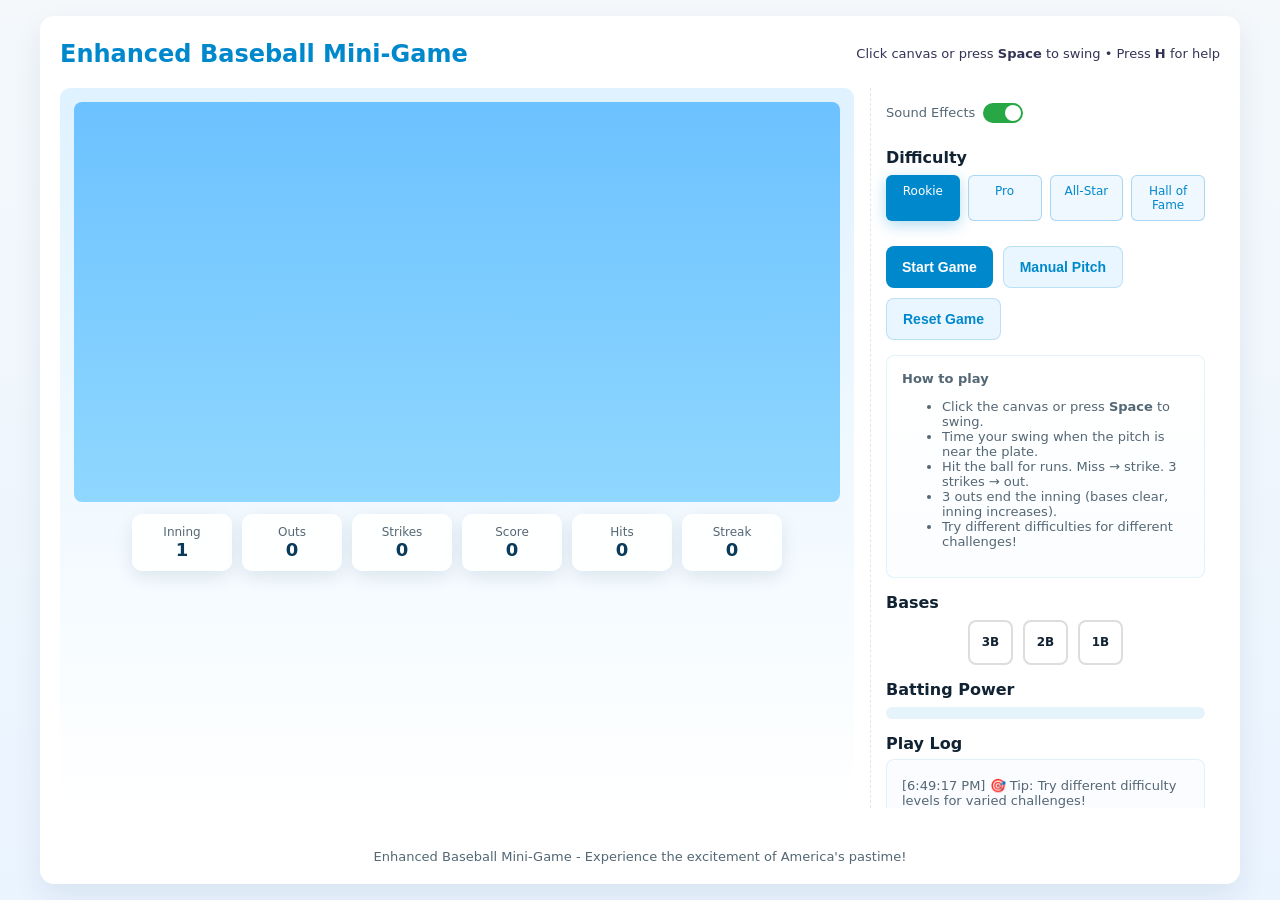
<file: mis_Proj1/game_enhanced.html>
<!DOCTYPE html>
<html lang="en">
<head>
  <meta charset="UTF-8">
  <meta name="viewport" content="width=device-width, initial-scale=1.0">
  <title>Enhanced Baseball Mini-Game — Brody Kelly</title>
  <style>
    :root{
      --bg:#f4f8fb;
      --card:#ffffff;
      --accent:#0088cc;
      --muted:#546774;
      --success:#28a745;
      --warning:#ffc107;
      --danger:#dc3545;
    }
    *{box-sizing: border-box}
    body{
      font-family: Inter, system-ui, -apple-system, "Segoe UI", Roboto, "Helvetica Neue", Arial;
      margin:0;
      padding:1rem;
      background: linear-gradient(180deg,var(--bg) 0%, #eaf4ff 100%);
      color:#123;
      display:flex;
      justify-content:center;
      min-height: 100vh;
    }
    .wrap{
      width:100%;
      max-width:1200px;
      background:var(--card);
      border-radius:14px;
      box-shadow: 0 12px 30px rgba(2,40,80,0.08);
      padding:1.25rem;
      display:grid;
      grid-template-columns: 1fr 350px;
      gap:1rem;
    }
    header{grid-column:1/-1; display:flex; justify-content:space-between; align-items:center; gap:1rem}
    header h2{margin:0; color:var(--accent)}
    .canvas-wrap{
      background: linear-gradient(180deg,#dff2ff 0%, #fff 100%);
      border-radius:10px;
      padding:14px;
      display:flex;
      flex-direction:column;
      gap:12px;
      align-items:center;
      position: relative;
    }
    canvas{
      background: linear-gradient(180deg, #6cc2ff 0%, #8fd7ff 100%);
      border-radius:8px;
      width:100%;
      max-width: 800px;
      height: 400px;
      display:block;
      cursor: crosshair;
      transition: all 0.3s;
    }
    canvas:hover {
      transform: scale(1.01);
      box-shadow: 0 8px 25px rgba(0,136,204,0.2);
    }
    .hud{
      display:flex;
      gap:10px;
      flex-wrap:wrap;
      justify-content:center;
    }
    .panel{
      background:rgba(255,255,255,0.9);
      padding:10px 15px;
      border-radius:10px;
      box-shadow:0 6px 18px rgba(2,40,80,0.1);
      min-width:100px;
      text-align:center;
      backdrop-filter: blur(10px);
      border: 1px solid rgba(255,255,255,0.2);
      transition: all 0.3s;
    }
    .panel:hover {
      transform: translateY(-2px);
      box-shadow: 0 8px 25px rgba(2,40,80,0.15);
    }
    .panel .label{display:block;font-size:12px;color:var(--muted);font-weight: 500}
    .panel .value{font-weight:700;font-size:18px;color:#0b3b5a}
    .sidebar{
      padding:15px;
      border-left:1px dashed rgba(0,0,0,0.1);
      display:flex;
      flex-direction:column;
      gap:15px;
      align-items:stretch;
      max-height: 80vh;
      overflow-y: auto;
    }
    .controls{display:flex;gap:10px;flex-wrap:wrap}
    button{
      background:var(--accent);
      color:white;
      border:0;
      padding:12px 16px;
      border-radius:8px;
      cursor:pointer;
      font-weight:600;
      transition: all 0.3s;
      font-size: 14px;
    }
    button:hover {
      transform: translateY(-2px);
      box-shadow: 0 4px 15px rgba(0,136,204,0.3);
    }
    button.secondary{
      background:#e9f6ff;
      color:var(--accent);
      border:1px solid rgba(0,136,204,0.2)
    }
    .difficulty-selector {
      display: flex;
      gap: 8px;
      margin-bottom: 10px;
      flex-wrap: wrap;
    }
    .difficulty-btn {
      background: #f0f8ff;
      color: var(--accent);
      border: 1px solid rgba(0,136,204,0.3);
      padding: 8px 12px;
      border-radius: 6px;
      cursor: pointer;
      font-weight: 500;
      transition: all 0.2s;
      font-size: 12px;
      flex: 1;
      text-align: center;
      min-width: 70px;
    }
    .difficulty-btn.active {
      background: var(--accent);
      color: white;
      box-shadow: 0 4px 15px rgba(0,136,204,0.3);
    }
    .instructions{
      font-size:13px;
      color:var(--muted);
      background:linear-gradient(180deg,#fff 0,#fbfdff 100%);
      padding:15px;
      border-radius:8px;
      box-shadow: inset 0 1px 0 rgba(255,255,255,0.6);
      border: 1px solid rgba(0,136,204,0.1);
    }
    .bases{display:flex;gap:10px;justify-content:center;align-items:center}
    .base{
      width:45px;
      height:45px;
      border-radius:8px;
      background:rgba(255,255,255,0.9);
      display:flex;
      align-items:center;
      justify-content:center;
      font-weight:700;
      font-size: 12px;
      border: 2px solid #ddd;
      transition: all 0.3s;
    }
    .base.on{
      background:linear-gradient(135deg,#ffd9a8,#ffefcf);
      color:#8a4b00;
      border-color: #ffa500;
      box-shadow: 0 0 15px rgba(255,165,0,0.4);
      transform: scale(1.1);
    }
    .log{
      font-size:13px;
      color:var(--muted);
      background:#fbfcff;
      padding:15px;
      border-radius:8px;
      height:140px;
      overflow:auto;
      border: 1px solid rgba(0,136,204,0.1);
      backdrop-filter: blur(10px);
    }
    .log div {
      padding: 3px 0;
      border-bottom: 1px solid rgba(0,0,0,0.05);
    }
    .achievements {
      margin-top: 15px;
    }
    .achievement {
      background: linear-gradient(135deg, #fff9e6, #fffef0);
      border: 1px solid #ffd700;
      border-radius: 8px;
      padding: 8px 12px;
      margin-bottom: 8px;
      font-size: 12px;
      color: #8a4b00;
      opacity: 0.5;
      transition: all 0.3s;
      position: relative;
    }
    .achievement.unlocked {
      opacity: 1;
      box-shadow: 0 0 15px rgba(255, 215, 0, 0.4);
      animation: achievementPulse 1s ease-in-out;
    }
    @keyframes achievementPulse {
      0%, 100% { transform: scale(1); }
      50% { transform: scale(1.05); }
    }
    .game-stats {
      display: grid;
      grid-template-columns: 1fr 1fr;
      gap: 8px;
      margin-top: 15px;
    }
    .stat-item {
      background: #f8f9fa;
      padding: 10px;
      border-radius: 6px;
      text-align: center;
      font-size: 11px;
      border: 1px solid rgba(0,136,204,0.1);
    }
    .stat-value {
      font-weight: 700;
      color: var(--accent);
      font-size: 16px;
    }
    .power-bar {
      background: rgba(0,136,204,0.1);
      border-radius: 8px;
      overflow: hidden;
      height: 12px;
      margin-top: 8px;
      position: relative;
    }
    .power-fill {
      background: linear-gradient(90deg, #00b4d8, #0077b6);
      height: 100%;
      width: 0%;
      transition: width 0.3s;
      border-radius: 8px;
    }
    .power-indicator {
      position: absolute;
      top: -25px;
      right: 0;
      font-size: 10px;
      color: var(--muted);
      font-weight: 600;
    }
    .sound-toggle {
      display: flex;
      align-items: center;
      gap: 8px;
      margin-bottom: 10px;
      font-size: 13px;
      color: var(--muted);
    }
    .toggle-switch {
      width: 40px;
      height: 20px;
      background: #ccc;
      border-radius: 10px;
      position: relative;
      cursor: pointer;
      transition: background 0.3s;
    }
    .toggle-switch.active {
      background: var(--success);
    }
    .toggle-switch::after {
      content: '';
      position: absolute;
      top: 2px;
      left: 2px;
      width: 16px;
      height: 16px;
      background: white;
      border-radius: 50%;
      transition: left 0.3s;
    }
    .toggle-switch.active::after {
      left: 22px;
    }
    .strike-zone {
      position: absolute;
      border: 2px dashed rgba(255,255,255,0.3);
      border-radius: 4px;
      pointer-events: none;
      opacity: 0;
      transition: opacity 0.3s;
    }
    .show-strike-zone .strike-zone {
      opacity: 1;
    }
    footer{grid-column:1/-1;text-align:center;color:var(--muted);font-size:13px;padding-top:10px;margin-top: auto}
    
    @media(max-width:1000px){
      .wrap{grid-template-columns: 1fr; padding:1rem}
      .sidebar{border-left:0; max-height: none}
    }
    @media(max-width:600px){
      .wrap{grid-template-columns: 1fr; padding:0.5rem}
      canvas{height:300px}
      .controls{gap:8px}
      button{padding:10px 12px;font-size:13px}
      .sidebar{gap:12px}
      .difficulty-btn{flex: none; min-width: auto}
    }
    @media(max-width:400px){
      canvas{height:250px}
      .hud{gap:5px}
      .panel{min-width:80px;padding:8px 10px}
      .panel .value{font-size:16px}
    }
  </style>
</head>
<body>
  <div class="wrap" role="application" aria-label="Enhanced Baseball mini game">
    <header>
      <h2>Enhanced Baseball Mini-Game</h2>
      <div style="font-size:13px;color:#335;color:600">
        Click canvas or press <strong>Space</strong> to swing • Press <strong>H</strong> for help
      </div>
    </header>

    <div class="canvas-wrap" id="canvasWrap">
      <div class="strike-zone" id="strikeZone"></div>
      <canvas id="field" width="800" height="400" tabindex="0"></canvas>

      <div class="hud">
        <div class="panel"><span class="label">Inning</span><span id="inning" class="value">1</span></div>
        <div class="panel"><span class="label">Outs</span><span id="outs" class="value">0</span></div>
        <div class="panel"><span class="label">Strikes</span><span id="strikes" class="value">0</span></div>
        <div class="panel"><span class="label">Score</span><span id="score" class="value">0</span></div>
        <div class="panel"><span class="label">Hits</span><span id="hits" class="value">0</span></div>
        <div class="panel"><span class="label">Streak</span><span id="streak" class="value">0</span></div>
      </div>
    </div>

    <aside class="sidebar" aria-label="Game controls and status">
      <div class="sound-toggle">
        <span>Sound Effects</span>
        <div class="toggle-switch active" id="soundToggle"></div>
      </div>
      
      <div>
        <div style="font-weight:700;margin-bottom:8px">Difficulty</div>
        <div class="difficulty-selector">
          <div class="difficulty-btn active" data-level="easy">Rookie</div>
          <div class="difficulty-btn" data-level="medium">Pro</div>
          <div class="difficulty-btn" data-level="hard">All-Star</div>
          <div class="difficulty-btn" data-level="expert">Hall of Fame</div>
        </div>
      </div>

      <div class="controls">
        <button id="startBtn">Start Game</button>
        <button id="pitchBtn" class="secondary">Manual Pitch</button>
        <button id="resetBtn" class="secondary">Reset Game</button>
      </div>

      <div class="instructions" id="instructions">
        <strong>How to play</strong>
        <ul>
          <li>Click the canvas or press <strong>Space</strong> to swing.</li>
          <li>Time your swing when the pitch is near the plate.</li>
          <li>Hit the ball for runs. Miss → strike. 3 strikes → out.</li>
          <li>3 outs end the inning (bases clear, inning increases).</li>
          <li>Try different difficulties for different challenges!</li>
        </ul>
      </div>

      <div>
        <div style="font-weight:700;margin-bottom:8px">Bases</div>
        <div class="bases">
          <div id="base3" class="base" title="Third base">3B</div>
          <div id="base2" class="base" title="Second base">2B</div>
          <div id="base1" class="base" title="First base">1B</div>
        </div>
      </div>

      <div>
        <div style="font-weight:700;margin-bottom:8px">
          Batting Power 
          <div class="power-indicator" id="powerIndicator">0%</div>
        </div>
        <div class="power-bar">
          <div class="power-fill" id="powerFill"></div>
        </div>
      </div>

      <div>
        <div style="font-weight:700;margin-bottom:6px">Play Log</div>
        <div id="log" class="log" aria-live="polite"></div>
      </div>

      <div class="game-stats">
        <div class="stat-item">
          <div>Total Hits</div>
          <div class="stat-value" id="totalHits">0</div>
        </div>
        <div class="stat-item">
          <div>Total Runs</div>
          <div class="stat-value" id="totalRuns">0</div>
        </div>
        <div class="stat-item">
          <div>Best Streak</div>
          <div class="stat-value" id="bestStreak">0</div>
        </div>
        <div class="stat-item">
          <div>Accuracy</div>
          <div class="stat-value" id="accuracy">0%</div>
        </div>
      </div>

      <div class="achievements">
        <div style="font-weight:700;margin-bottom:8px">Achievements</div>
        <div class="achievement" id="firstHit">First Hit</div>
        <div class="achievement" id="homeRun">Home Run Hero</div>
        <div class="achievement" id="perfectGame">Perfect Pitcher</div>
        <div class="achievement" id="streakMaster">Streak Master</div>
        <div class="achievement" id="runFactory">Run Factory</div>
      </div>
    </aside>

    <footer>Enhanced Baseball Mini-Game - Experience the excitement of America's pastime!</footer>
  </div>

<script>
/*
  Enhanced Baseball Mini-Game
  Features:
  - Multiple difficulty levels
  - Achievement system
  - Sound effects
  - Enhanced visuals and animations
  - Comprehensive statistics
  - Power-up mechanics
  - Mobile responsive design
*/

// Audio context for sound effects
let audioContext;
let soundEnabled = true;

// Game state
const gameState = {
  running: false,
  pitch: null,
  swing: { active: false, time: 0, power: 0 },
  score: 0,
  strikes: 0,
  outs: 0,
  inning: 1,
  bases: { first: false, second: false, third: false },
  difficulty: 'easy',
  stats: {
    totalHits: 0,
    totalRuns: 0,
    currentStreak: 0,
    bestStreak: 0,
    swings: 0,
    hits: 0,
    pitchesThrown: 0
  },
  achievements: {
    firstHit: false,
    homeRun: false,
    perfectGame: false,
    streakMaster: false,
    runFactory: false
  },
  particles: []
};

// Difficulty settings
const difficulties = {
  easy: {
    pitchSpeed: [5.4, 8.2],
    strikeZoneSize: 80,
    hitProbability: 0.6,
    autoPitch: [650, 1100]
  },
  medium: {
    pitchSpeed: [7.0, 10.5],
    strikeZoneSize: 60,
    hitProbability: 0.5,
    autoPitch: [550, 950]
  },
  hard: {
    pitchSpeed: [8.5, 12.0],
    strikeZoneSize: 45,
    hitProbability: 0.4,
    autoPitch: [450, 800]
  },
  expert: {
    pitchSpeed: [10.0, 14.0],
    strikeZoneSize: 35,
    hitProbability: 0.3,
    autoPitch: [350, 650]
  }
};

// Canvas setup
const canvas = document.getElementById('field');
const ctx = canvas.getContext('2d');
const canvasWrap = document.getElementById('canvasWrap');
const strikeZone = document.getElementById('strikeZone');

const W = canvas.width;
const H = canvas.height;

// UI elements
const elements = {
  inning: document.getElementById('inning'),
  outs: document.getElementById('outs'),
  strikes: document.getElementById('strikes'),
  score: document.getElementById('score'),
  hits: document.getElementById('hits'),
  streak: document.getElementById('streak'),
  log: document.getElementById('log'),
  base1: document.getElementById('base1'),
  base2: document.getElementById('base2'),
  base3: document.getElementById('base3'),
  totalHits: document.getElementById('totalHits'),
  totalRuns: document.getElementById('totalRuns'),
  bestStreak: document.getElementById('bestStreak'),
  accuracy: document.getElementById('accuracy'),
  powerFill: document.getElementById('powerFill'),
  powerIndicator: document.getElementById('powerIndicator'),
  soundToggle: document.getElementById('soundToggle')
};

// Sound effects
function initAudio() {
  try {
    audioContext = new (window.AudioContext || window.webkitAudioContext)();
  } catch (e) {
    console.log('Web Audio API not supported');
  }
}

function playSound(frequency, duration, type = 'sine') {
  if (!soundEnabled || !audioContext) return;
  
  const oscillator = audioContext.createOscillator();
  const gainNode = audioContext.createGain();
  
  oscillator.connect(gainNode);
  gainNode.connect(audioContext.destination);
  
  oscillator.frequency.setValueAtTime(frequency, audioContext.currentTime);
  oscillator.type = type;
  
  gainNode.gain.setValueAtTime(0.1, audioContext.currentTime);
  gainNode.gain.exponentialRampToValueAtTime(0.01, audioContext.currentTime + duration);
  
  oscillator.start(audioContext.currentTime);
  oscillator.stop(audioContext.currentTime + duration);
}

function playHitSound(quality) {
  const sounds = {
    single: () => playSound(440, 0.2, 'square'),
    double: () => playSound(554, 0.3, 'square'),
    triple: () => playSound(659, 0.4, 'square'),
    homer: () => { playSound(440, 0.2); setTimeout(() => playSound(554, 0.3), 100); }
  };
  sounds[quality]?.();
}

function playMissSound() {
  playSound(220, 0.15, 'sawtooth');
}

function playSwingSound() {
  playSound(880, 0.1, 'triangle');
}

// Utility functions
function rnd(min, max) { return Math.random() * (max - min) + min; }
function clamp(val, min, max) { return Math.max(min, Math.min(max, val)); }

// Particle system for visual effects
class Particle {
  constructor(x, y, color, velocity) {
    this.x = x;
    this.y = y;
    this.color = color;
    this.velocity = velocity;
    this.life = 1;
    this.decay = 0.02;
  }
  
  update() {
    this.x += this.velocity.x;
    this.y += this.velocity.y;
    this.life -= this.decay;
  }
  
  draw() {
    ctx.globalAlpha = this.life;
    ctx.fillStyle = this.color;
    ctx.beginPath();
    ctx.arc(this.x, this.y, 3, 0, Math.PI * 2);
    ctx.fill();
    ctx.globalAlpha = 1;
  }
}

// Achievement system
function checkAchievements() {
  const stats = gameState.stats;
  const ach = gameState.achievements;
  
  if (stats.totalHits >= 1 && !ach.firstHit) {
    unlockAchievement('firstHit', 'First Hit! Welcome to baseball!');
  }
  
  if (stats.totalRuns >= 5 && !ach.runFactory) {
    unlockAchievement('runFactory', 'Run Factory! 5+ runs scored!');
  }
  
  if (stats.bestStreak >= 5 && !ach.streakMaster) {
    unlockAchievement('streakMaster', 'Streak Master! 5 hit streak!');
  }
  
  if (gameState.score >= 10 && !ach.perfectGame) {
    unlockAchievement('perfectGame', 'Perfect Game! 10+ runs!');
  }
  
  // Check for home run achievement
  if (!ach.homeRun && gameState.stats.hits > 0) {
    // This would require tracking home runs specifically
  }
}

function unlockAchievement(id, message) {
  gameState.achievements[id] = true;
  const element = document.getElementById(id);
  element.classList.add('unlocked');
  log(`🏆 Achievement: ${message}`);
}

// Enhanced pitch creation
function createPitch() {
  const settings = difficulties[gameState.difficulty];
  const baseY = H * 0.5;
  const randomOffset = rnd(-H * 0.15, H * 0.15);
  
  return {
    x: W + 20,
    y: baseY + randomOffset,
    radius: 9,
    speed: rnd(...settings.pitchSpeed),
    struck: false,
    trail: []
  };
}

// Enhanced drawing functions
function drawField() {
  // Clear with gradient background
  const gradient = ctx.createLinearGradient(0, 0, 0, H);
  gradient.addColorStop(0, '#87CEEB');
  gradient.addColorStop(1, '#98FB98');
  ctx.fillStyle = gradient;
  ctx.fillRect(0, 0, W, H);
  
  // Draw field markings
  drawFieldMarkings();
  
  // Draw pitcher's mound
  ctx.fillStyle = '#DEB887';
  ctx.beginPath();
  ctx.arc(W * 0.4, H * 0.5, 35, 0, Math.PI * 2);
  ctx.fill();
  
  // Draw home plate
  ctx.fillStyle = '#FFFFFF';
  ctx.beginPath();
  ctx.moveTo(W * 0.15, H * 0.5 - 15);
  ctx.lineTo(W * 0.15 + 12, H * 0.5 - 8);
  ctx.lineTo(W * 0.15, H * 0.5 + 15);
  ctx.lineTo(W * 0.15 - 12, H * 0.5 - 8);
  ctx.closePath();
  ctx.fill();
  
  // Draw strike zone indicator (when mouse is over canvas)
  if (canvas.matches(':hover')) {
    const zoneWidth = difficulties[gameState.difficulty].strikeZoneSize;
    ctx.strokeStyle = 'rgba(255, 255, 255, 0.3)';
    ctx.lineWidth = 2;
    ctx.setLineDash([5, 5]);
    ctx.strokeRect(W * 0.15, H * 0.5 - zoneWidth/2, zoneWidth * 2, zoneWidth);
    ctx.setLineDash([]);
  }
  
  // Draw pitcher
  drawPitcher();
  
  // Draw ball with trail
  if (gameState.pitch) {
    drawBall();
  }
  
  // Draw bat with power indicator
  if (gameState.swing.active) {
    drawBat();
  }
  
  // Draw particles
  gameState.particles = gameState.particles.filter(p => {
    p.update();
    p.draw();
    return p.life > 0;
  });
}

function drawFieldMarkings() {
  // Base paths
  ctx.strokeStyle = 'rgba(255, 255, 255, 0.8)';
  ctx.lineWidth = 3;
  
  // Draw infield dirt area
  ctx.fillStyle = '#DEB887';
  ctx.beginPath();
  ctx.arc(W * 0.25, H * 0.5, 120, 0, Math.PI * 2);
  ctx.fill();
  
  // Baselines
  ctx.beginPath();
  ctx.moveTo(W * 0.15, H * 0.5);
  ctx.lineTo(W * 0.25, H * 0.3);
  ctx.moveTo(W * 0.25, H * 0.3);
  ctx.lineTo(W * 0.35, H * 0.5);
  ctx.moveTo(W * 0.35, H * 0.5);
  ctx.lineTo(W * 0.25, H * 0.7);
  ctx.moveTo(W * 0.25, H * 0.7);
  ctx.lineTo(W * 0.15, H * 0.5);
  ctx.stroke();
}

function drawPitcher() {
  const x = W * 0.42;
  const y = H * 0.45;
  
  // Body
  ctx.fillStyle = '#8B4513';
  ctx.fillRect(x - 6, y, 12, 25);
  
  // Head
  ctx.fillStyle = '#F5DEB3';
  ctx.beginPath();
  ctx.arc(x, y - 8, 8, 0, Math.PI * 2);
  ctx.fill();
  
  // Arms
  ctx.fillStyle = '#F5DEB3';
  ctx.fillRect(x - 15, y + 5, 30, 6);
}

function drawBall() {
  const ball = gameState.pitch;
  
  // Ball trail
  if (ball.trail.length > 1) {
    ctx.strokeStyle = 'rgba(255, 255, 255, 0.5)';
    ctx.lineWidth = 2;
    ctx.beginPath();
    ctx.moveTo(ball.trail[0].x, ball.trail[0].y);
    for (let i = 1; i < ball.trail.length; i++) {
      ctx.lineTo(ball.trail[i].x, ball.trail[i].y);
    }
    ctx.stroke();
  }
  
  // Ball
  ctx.fillStyle = '#FFFFFF';
  ctx.beginPath();
  ctx.arc(ball.x, ball.y, ball.radius, 0, Math.PI * 2);
  ctx.fill();
  
  // Ball seams
  ctx.strokeStyle = '#DC143C';
  ctx.lineWidth = 1.5;
  ctx.beginPath();
  ctx.arc(ball.x, ball.y, ball.radius - 2, 0.3, Math.PI + 0.3);
  ctx.stroke();
  ctx.beginPath();
  ctx.arc(ball.x, ball.y, ball.radius - 2, Math.PI + 0.7, Math.PI * 2 + 0.7);
  ctx.stroke();
  
  // Update trail
  ball.trail.unshift({ x: ball.x, y: ball.y });
  if (ball.trail.length > 10) {
    ball.trail.pop();
  }
}

function drawBat() {
  const plateX = W * 0.15 + 6;
  const plateY = H * 0.5;
  const progress = Math.min((Date.now() - gameState.swing.time) / 250, 1);
  const angle = -0.9 + progress * 1.8;
  
  ctx.save();
  ctx.translate(plateX, plateY);
  ctx.rotate(angle);
  
  // Bat with power-based coloring
  const power = gameState.swing.power;
  const batColor = power > 70 ? '#FF6B35' : '#8B4513';
  ctx.fillStyle = batColor;
  ctx.fillRect(-8, -8, 130, 16);
  
  // Bat handle
  ctx.fillStyle = '#654321';
  ctx.fillRect(-8, -6, 30, 12);
  
  ctx.restore();
}

// Enhanced collision detection
function checkCollision() {
  if (!gameState.pitch || !gameState.swing.active || gameState.pitch.struck) return false;
  
  const ball = gameState.pitch;
  const batX = W * 0.15 + 65;
  const batY = H * 0.5;
  const strikeZoneSize = difficulties[gameState.difficulty].strikeZoneSize;
  
  const distance = Math.sqrt(
    Math.pow(ball.x - batX, 2) + Math.pow(ball.y - batY, 2)
  );
  
  if (distance < strikeZoneSize && !ball.struck) {
    return true;
  }
  
  return false;
}

// Enhanced hit handling
function handleHit() {
  const settings = difficulties[gameState.difficulty];
  const ball = gameState.pitch;
  
  // Calculate hit quality based on timing and power
  const distance = Math.sqrt(
    Math.pow(ball.x - (W * 0.15 + 65), 2) + 
    Math.pow(ball.y - H * 0.5, 2)
  );
  
  const hitQuality = clamp(1 - (distance / settings.strikeZoneSize), 0, 1);
  const randomFactor = Math.random();
  
  let outcome, advance;
  
  if (hitQuality > 0.8 && randomFactor > 0.7) {
    outcome = 'Home Run';
    advance = 4;
    createParticleExplosion(ball.x, ball.y, '#FFD700');
  } else if (hitQuality > 0.6 && randomFactor > 0.5) {
    outcome = 'Triple';
    advance = 3;
    createParticleExplosion(ball.x, ball.y, '#FF6B35');
  } else if (hitQuality > 0.4 && randomFactor > 0.3) {
    outcome = 'Double';
    advance = 2;
    createParticleExplosion(ball.x, ball.y, '#32CD32');
  } else if (hitQuality > 0.2) {
    outcome = 'Single';
    advance = 1;
    createParticleExplosion(ball.x, ball.y, '#87CEEB');
  } else {
    outcome = 'Foul Ball';
    advance = 0;
    createParticleExplosion(ball.x, ball.y, '#FF4500');
  }
  
  // Calculate runs scored
  let runsScored = 0;
  if (outcome === 'Home Run') {
    runsScored = (gameState.bases.first ? 1 : 0) + 
                 (gameState.bases.second ? 1 : 0) + 
                 (gameState.bases.third ? 1 : 0) + 1;
    gameState.bases = { first: false, second: false, third: false };
  } else if (advance > 0) {
    // Advance runners
    for (let i = 0; i < advance; i++) {
      if (gameState.bases.third) runsScored++;
      if (gameState.bases.second) gameState.bases.third = true;
      if (gameState.bases.first) gameState.bases.second = true;
      gameState.bases.first = true;
    }
  }
  
  // Update game state
  gameState.score += runsScored;
  gameState.stats.totalHits++;
  gameState.stats.totalRuns += runsScored;
  gameState.stats.currentStreak++;
  gameState.stats.bestStreak = Math.max(gameState.stats.bestStreak, gameState.stats.currentStreak);
  gameState.stats.hits++;
  
  // Reset streak on non-hit
  if (outcome === 'Foul Ball') {
    gameState.stats.currentStreak = 0;
  }
  
  updateUI();
  log(`${outcome}! Runs: ${runsScored} | Score: ${gameState.score}`);
  playHitSound(outcome.toLowerCase().replace(' ', ''));
  checkAchievements();
}

// Particle explosion effect
function createParticleExplosion(x, y, color) {
  for (let i = 0; i < 8; i++) {
    gameState.particles.push(new Particle(
      x, y, color,
      { x: rnd(-2, 2), y: rnd(-2, 2) }
    ));
  }
}

// Enhanced swing mechanics
function executeSwing() {
  if (!gameState.running) {
    log('Start the game to swing!');
    return;
  }
  
  gameState.swing.active = true;
  gameState.swing.time = Date.now();
  gameState.stats.swings++;
  
  // Calculate swing power based on timing
  const powerProgress = (Date.now() % 1000) / 1000;
  gameState.swing.power = Math.sin(powerProgress * Math.PI * 2) * 50 + 50;
  
  updatePowerBar();
  playSwingSound();
  
  if (!gameState.pitch) {
    log('You swung, but no pitch yet.');
  } else {
    log('Swing!');
  }
}

// Power bar update
function updatePowerBar() {
  const power = gameState.swing.power;
  elements.powerFill.style.width = `${power}%`;
  elements.powerIndicator.textContent = `${Math.round(power)}%`;
}

// Enhanced pitch update
function updatePitch() {
  if (!gameState.pitch) return null;
  
  gameState.pitch.x -= gameState.pitch.speed;
  
  // Check collision
  if (checkCollision()) {
    gameState.pitch.struck = true;
    return { type: 'hit' };
  }
  
  // Check if pitch passed plate
  const plateX = W * 0.15 - 20;
  if (gameState.pitch.x < plateX && !gameState.pitch.struck) {
    return { type: 'miss' };
  }
  
  // Check if pitch is gone
  if (gameState.pitch.x < -50) {
    return { type: 'gone' };
  }
  
  return null;
}

// Handle miss
function handleMiss() {
  gameState.strikes++;
  gameState.stats.currentStreak = 0;
  gameState.stats.pitchesThrown++;
  updateUI();
  
  log(`Missed pitch — strike ${gameState.strikes}`);
  playMissSound();
  
  if (gameState.strikes >= 3) {
    gameState.outs++;
    log(`Strikeout! Outs: ${gameState.outs}`);
    gameState.strikes = 0;
    
    if (gameState.outs >= 3) {
      endInning();
    }
    updateUI();
  }
}

// End inning
function endInning() {
  log(`Inning ${gameState.inning} over. Clearing bases.`);
  gameState.bases = { first: false, second: false, third: false };
  gameState.outs = 0;
  gameState.strikes = 0;
  gameState.inning++;
  updateUI();
}

// Enhanced UI update
function updateUI() {
  elements.inning.textContent = gameState.inning;
  elements.outs.textContent = gameState.outs;
  elements.strikes.textContent = gameState.strikes;
  elements.score.textContent = gameState.score;
  elements.hits.textContent = gameState.stats.totalHits;
  elements.streak.textContent = gameState.stats.currentStreak;
  
  // Update base indicators
  elements.base1.classList.toggle('on', gameState.bases.first);
  elements.base2.classList.toggle('on', gameState.bases.second);
  elements.base3.classList.toggle('on', gameState.bases.third);
  
  // Update statistics
  elements.totalHits.textContent = gameState.stats.totalHits;
  elements.totalRuns.textContent = gameState.stats.totalRuns;
  elements.bestStreak.textContent = gameState.stats.bestStreak;
  
  const accuracy = gameState.stats.swings > 0 ? 
    Math.round((gameState.stats.hits / gameState.stats.swings) * 100) : 0;
  elements.accuracy.textContent = `${accuracy}%`;
}

// Logging function
function log(message) {
  const timestamp = new Date().toLocaleTimeString();
  elements.log.innerHTML = `<div>[${timestamp}] ${message}</div>` + elements.log.innerHTML;
  
  // Keep only last 20 messages
  const messages = elements.log.innerHTML.split('</div>');
  if (messages.length > 21) {
    elements.log.innerHTML = messages.slice(0, 21).join('</div>');
  }
}

// Enhanced game loop
let lastTime = 0;
function gameLoop(timestamp) {
  if (!gameState.running) return;
  
  const deltaTime = timestamp - lastTime;
  lastTime = timestamp;
  
  drawField();
  
  const event = updatePitch();
  if (event) {
    if (event.type === 'hit') {
      handleHit();
      gameState.pitch = null;
      gameState.swing.active = false;
    } else if (event.type === 'miss') {
      handleMiss();
      gameState.pitch = null;
      gameState.swing.active = false;
    } else if (event.type === 'gone') {
      gameState.pitch = null;
      gameState.swing.active = false;
    }
  }
  
  // Auto-pitch new ball
  if (!gameState.pitch && gameState.running) {
    const settings = difficulties[gameState.difficulty];
    if (!gameLoop.nextPitchAt) {
      gameLoop.nextPitchAt = timestamp + rnd(...settings.autoPitch);
    }
    if (timestamp >= gameLoop.nextPitchAt) {
      gameState.pitch = createPitch();
      gameLoop.nextPitchAt = null;
    }
  }
  
  // End swing animation
  if (gameState.swing.active && Date.now() - gameState.swing.time > 300) {
    gameState.swing.active = false;
  }
  
  requestAnimationFrame(gameLoop);
}

// Event listeners
document.getElementById('startBtn').addEventListener('click', () => {
  if (!gameState.running) {
    gameState.running = true;
    lastTime = performance.now();
    requestAnimationFrame(gameLoop);
    log('Game started! Good luck!');
  } else {
    log('Game already running.');
  }
});

document.getElementById('pitchBtn').addEventListener('click', () => {
  if (!gameState.running) {
    log('Start the game first.');
    return;
  }
  if (!gameState.pitch) {
    gameState.pitch = createPitch();
    log('Manual pitch thrown!');
  } else {
    log('Pitch already in flight.');
  }
});

document.getElementById('resetBtn').addEventListener('click', () => {
  resetGame();
});

function resetGame() {
  gameState.running = false;
  gameState.pitch = null;
  gameState.swing.active = false;
  gameState.score = 0;
  gameState.strikes = 0;
  gameState.outs = 0;
  gameState.inning = 1;
  gameState.bases = { first: false, second: false, third: false };
  gameState.stats = {
    totalHits: 0,
    totalRuns: 0,
    currentStreak: 0,
    bestStreak: 0,
    swings: 0,
    hits: 0,
    pitchesThrown: 0
  };
  gameState.particles = [];
  gameState.achievements = {
    firstHit: false,
    homeRun: false,
    perfectGame: false,
    streakMaster: false,
    runFactory: false
  };
  
  // Reset UI
  document.querySelectorAll('.achievement').forEach(el => el.classList.remove('unlocked'));
  updateUI();
  log('Game reset! Click Start to play again.');
}

// Canvas event listeners
canvas.addEventListener('click', (e) => {
  const rect = canvas.getBoundingClientRect();
  const x = ((e.clientX - rect.left) / rect.width) * canvas.width;
  const y = ((e.clientY - rect.top) / rect.height) * canvas.height;
  
  executeSwing();
});

canvas.addEventListener('mouseenter', () => {
  canvasWrap.classList.add('show-strike-zone');
});

canvas.addEventListener('mouseleave', () => {
  canvasWrap.classList.remove('show-strike-zone');
});

// Keyboard controls
window.addEventListener('keydown', (e) => {
  e.preventDefault();
  
  switch(e.code) {
    case 'Space':
      executeSwing();
      break;
    case 'KeyH':
      toggleInstructions();
      break;
    case 'KeyR':
      resetGame();
      break;
    case 'Escape':
      gameState.running = false;
      break;
  }
});

// Difficulty selection
document.querySelectorAll('.difficulty-btn').forEach(btn => {
  btn.addEventListener('click', () => {
    document.querySelectorAll('.difficulty-btn').forEach(b => b.classList.remove('active'));
    btn.classList.add('active');
    gameState.difficulty = btn.dataset.level;
    log(`Difficulty changed to ${btn.textContent}`);
  });
});

// Sound toggle
elements.soundToggle.addEventListener('click', () => {
  soundEnabled = !soundEnabled;
  elements.soundToggle.classList.toggle('active', soundEnabled);
  if (!audioContext && soundEnabled) {
    initAudio();
  }
  log(`Sound ${soundEnabled ? 'enabled' : 'disabled'}`);
});

// Toggle instructions visibility
function toggleInstructions() {
  const instructions = document.getElementById('instructions');
  instructions.style.display = instructions.style.display === 'none' ? 'block' : 'none';
}

// Initialize game
function init() {
  updateUI();
  log('Enhanced Baseball Game ready! Click Start to play.');
  log('🎯 Tip: Try different difficulty levels for varied challenges!');
  
  // Auto-pitch demo after a few seconds
  setTimeout(() => {
    if (!gameState.running) {
      log('🤖 Auto-demo: Starting game...');
      document.getElementById('startBtn').click();
    }
  }, 3000);
}

// Start the game when page loads
window.addEventListener('load', init);
</script>
</body>
</html>
</file>
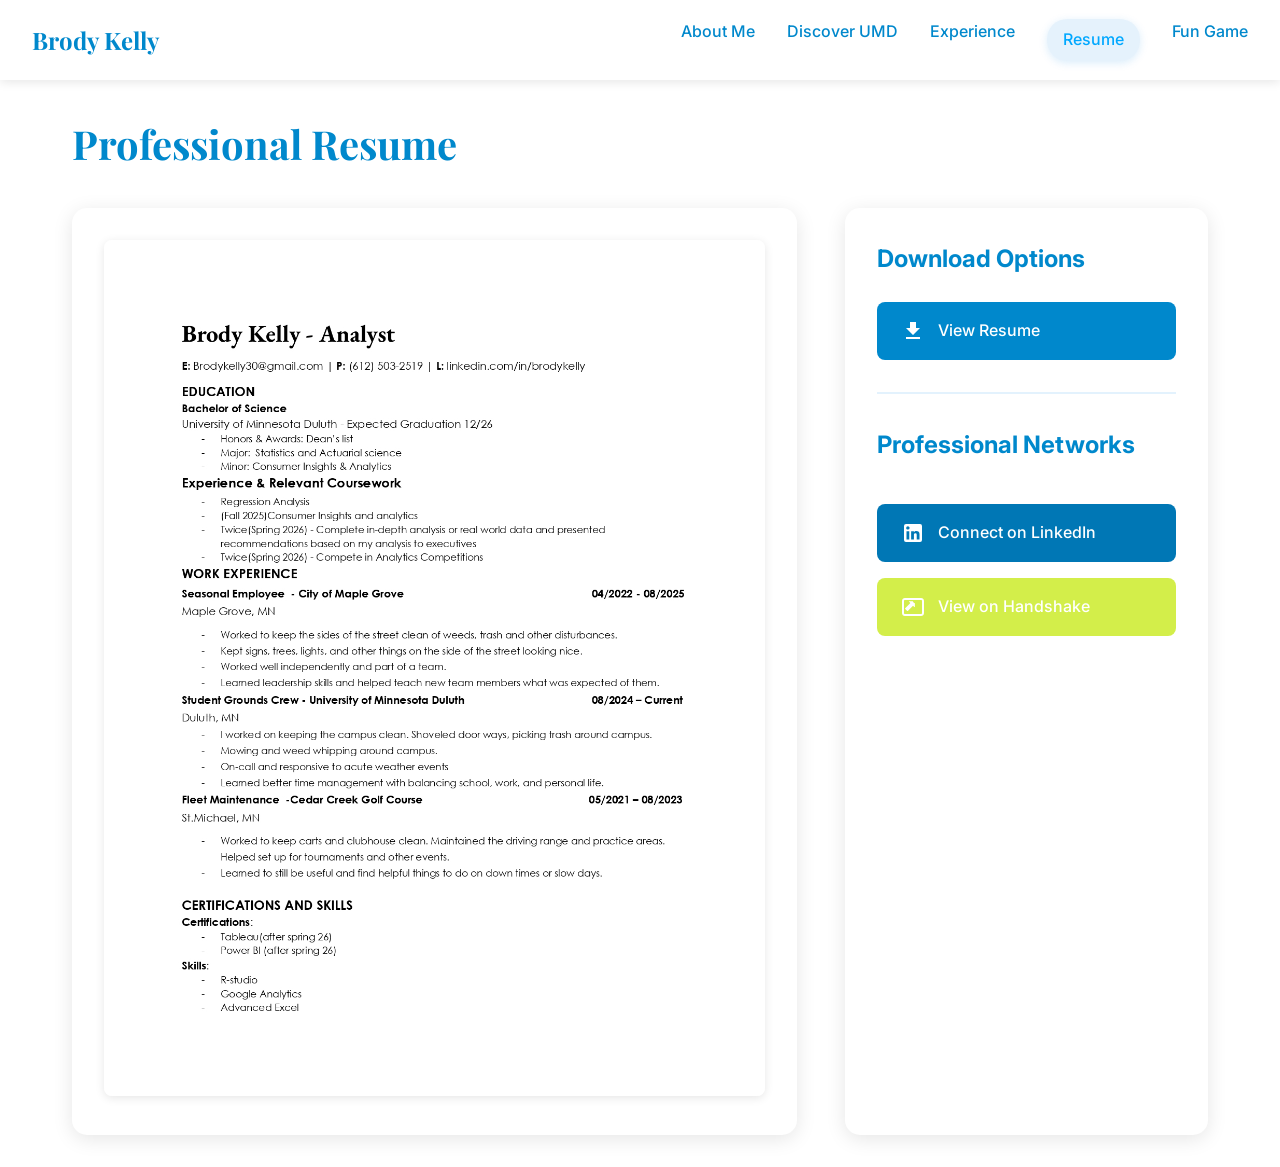
<file: mis_Proj1/resume.html>
<!DOCTYPE html>
<html lang="en">
<head>
    <meta charset="UTF-8">
    <meta name="viewport" content="width=device-width, initial-scale=1.0">
    <title>Resume - Brody Kelly</title>
    <link rel="preconnect" href="https://fonts.googleapis.com">
    <link rel="preconnect" href="https://fonts.gstatic.com" crossorigin>
    <link href="https://fonts.googleapis.com/css2?family=Playfair+Display:wght@700&family=Inter:wght@400;500&display=swap" rel="stylesheet">
    <link rel="stylesheet" href="style.css">
</head>
<body>
    <header class="header">
        <a href="index.html" class="logo">Brody Kelly</a>
        <nav class="nav-links">
            <a href="about.html">About Me</a>
            <a href="umd.html">Discover UMD</a>
            <a href="experience.html">Experience</a>
            <a href="resume.html" class="active">Resume</a>
            <a href="game.html">Fun Game</a>
        </nav>
    </header>
    <main class="page-content">
        <h1>Professional Resume</h1>
        <div class="resume-content">
            <div class="resume-container">
                <div class="resume-preview">
                    <img src="media/Resume.jpg" alt="Brody Kelly Resume" class="resume-image">
                </div>
                
                <div class="download-section">
                    <h2>Download Options</h2>
                    <div class="download-options">
                        <a href="Resume/Resume Brody Kelly (3).pdf" target="_blank" class="download-button">
                            <svg class="download-icon" viewBox="0 0 24 24" width="24" height="24">
                                <path fill="currentColor" d="M19 9h-4V3H9v6H5l7 7 7-7zM5 18v2h14v-2H5z"/>
                            </svg>
                            View Resume
                        </a>
                    </div>
                    
                    <div class="social-section">
                        <h2>Professional Networks</h2>
                        <div class="social-buttons">
                            <a href="https://www.linkedin.com/in/brodykelly" target="_blank" class="social-button linkedin-button">
                                <svg class="social-icon" viewBox="0 0 24 24" width="24" height="24">
                                    <path fill="currentColor" d="M19 3a2 2 0 0 1 2 2v14a2 2 0 0 1-2 2H5a2 2 0 0 1-2-2V5a2 2 0 0 1 2-2h14m-.5 15.5v-5.3a3.26 3.26 0 0 0-3.26-3.26c-.85 0-1.84.52-2.32 1.3v-1.11h-2.79v8.37h2.79v-4.93c0-.77.62-1.4 1.39-1.4a1.4 1.4 0 0 1 1.4 1.4v4.93h2.79M6.88 8.56a1.68 1.68 0 0 0 1.68-1.68c0-.93-.75-1.69-1.68-1.69a1.69 1.69 0 0 0-1.69 1.69c0 .93.76 1.68 1.69 1.68m1.39 9.94v-8.37H5.5v8.37h2.77z"/>
                                </svg>
                                Connect on LinkedIn
                            </a>
                            <a href="https://app.joinhandshake.com/profiles/brodykelly" target="_blank" class="social-button handshake-button">
                                <svg class="social-icon" viewBox="0 0 24 24" width="24" height="24">
                                    <path fill="currentColor" d="M11.4 6.2H8.3c-.2 0-.4.1-.4.3 0 .1.1.2.2.3l1.3 1.3-5.2 5.2c-.2.2-.2.4 0 .6l2 2c.1.1.2.1.3.1.1 0 .2 0 .3-.1l5.2-5.2 1.3 1.3c.1.1.2.1.3.2.2 0 .3-.2.3-.4V8.7c0-.3-.1-.5-.3-.6-.3-.1-.5-.2-.8-.2-.1-.5-.3-.9-.7-1.2-.2-.4-.6-.6-1.1-.7z"/>
                                    <path fill="currentColor" d="M20 3H4C2.3 3 1 4.3 1 6v12c0 1.7 1.3 3 3 3h16c1.7 0 3-1.3 3-3V6c0-1.7-1.3-3-3-3zm1 15c0 .6-.4 1-1 1H4c-.6 0-1-.4-1-1V6c0-.6.4-1 1-1h16c.6 0 1 .4 1 1v12z"/>
                                </svg>
                                View on Handshake
                            </a>
                        </div>
                    </div>
                    <style>
                        .social-buttons {
                            display: flex;
                            flex-direction: column;
                            gap: 1rem;
                        }
                        
                        .social-button {
                            display: flex;
                            align-items: center;
                            gap: 0.8rem;
                            padding: 1rem 1.5rem;
                            color: white;
                            text-decoration: none;
                            border-radius: 8px;
                            transition: all 0.3s ease;
                            font-weight: 500;
                        }
                        
                        .linkedin-button {
                            background: var(--primary-color);
                        }
                        
                        .handshake-button {
                            background: #d3ee4a;
                        }
                        
                        .social-button:hover {
                            transform: translateY(-2px);
                            box-shadow: 0 4px 15px rgba(0, 0, 0, 0.2);
                        }
                        
                        .social-icon {
                            flex-shrink: 0;
                        }
                        
                        @media (max-width: 768px) {
                            .social-buttons {
                                gap: 0.8rem;
                            }
                            
                            .social-button {
                                padding: 0.8rem 1.2rem;
                                font-size: 0.9rem;
                            }
                        }
                    </style>
                </div>
            </div>
        </div>
        
        <style>
            .resume-container {
                display: grid;
                grid-template-columns: 2fr 1fr;
                gap: 3rem;
                margin-top: 2rem;
            }
            
            .resume-preview {
                background: white;
                padding: 2rem;
                border-radius: 15px;
                box-shadow: 0 4px 20px rgba(0, 0, 0, 0.1);
            }
            
            .resume-image {
                width: 100%;
                height: auto;
                border-radius: 8px;
                box-shadow: 0 2px 10px rgba(0, 0, 0, 0.1);
            }
            
            .download-section {
                padding: 2rem;
                background: white;
                border-radius: 15px;
                box-shadow: 0 4px 20px rgba(0, 0, 0, 0.1);
            }
            
            .download-section h2 {
                color: var(--primary-color);
                margin-bottom: 1.5rem;
                font-size: 1.5rem;
            }
            
            .download-options {
                margin-bottom: 2rem;
            }
            
            .download-button, .linkedin-button {
                display: flex;
                align-items: center;
                gap: 0.8rem;
                padding: 1rem 1.5rem;
                background: var(--primary-color);
                color: white;
                text-decoration: none;
                border-radius: 8px;
                transition: all 0.3s ease;
                font-weight: 500;
            }
            
            .download-button:hover, .linkedin-button:hover {
                transform: translateY(-2px);
                box-shadow: 0 4px 15px rgba(0, 0, 0, 0.2);
            }
            
            .linkedin-button {
                background: #0077b5;
                margin-top: 1rem;
            }
            
            .social-section {
                margin-top: 2rem;
                padding-top: 2rem;
                border-top: 2px solid var(--gradient-start);
            }
            
            @media (max-width: 768px) {
                .resume-container {
                    grid-template-columns: 1fr;
                }
                
                .download-section {
                    order: -1;
                }
            }
        </style>
    </main>
</body>
</html>
</file>
<file: mis_Proj1/style.css>
:root {
    --primary-color: #0088cc;
    --accent-color: #00a8ff;
    --text-color: #2d3436;
    --background-color: #ffffff;
    --gradient-start: #e3f2fd;
    --gradient-end: #bbdefb;
    --nav-height: 80px;
}

* {
    margin: 0;
    padding: 0;
    box-sizing: border-box;
}

body {
    font-family: 'Inter', sans-serif;
    color: var(--text-color);
    line-height: 1.6;
    background: var(--background-color);
    padding-top: var(--nav-height);
}

.header {
    position: fixed;
    top: 0;
    left: 0;
    right: 0;
    height: var(--nav-height);
    background: rgba(255, 255, 255, 0.95);
    backdrop-filter: blur(10px);
    box-shadow: 0 2px 10px rgba(0, 0, 0, 0.1);
    display: flex;
    justify-content: space-between;
    align-items: center;
    padding: 0 2rem;
    z-index: 1000;
}

.logo {
    font-family: 'Playfair Display', serif;
    font-size: 1.5rem;
    color: var(--primary-color);
    text-decoration: none;
    font-weight: 700;
}

.nav-links {
    display: flex;
    gap: 2rem;
}

.nav-links a {
    color: var(--primary-color);
    text-decoration: none;
    font-weight: 500;
    transition: color 0.3s ease;
}

.nav-links a:hover {
    color: var(--accent-color);
}

.nav-links a.active {
    color: var(--accent-color);
    padding: 0.5rem 1rem;
    background: rgba(9, 132, 227, 0.1);
    border-radius: 20px;
    box-shadow: 0 2px 8px rgba(9, 132, 227, 0.15);
}

.page-content {
    max-width: 1200px;
    margin: 2rem auto;
    padding: 0 2rem;
}

h1 {
    font-family: 'Playfair Display', serif;
    font-size: 2.5rem;
    margin-bottom: 2rem;
    color: var(--primary-color);
}

.about-content {
    display: grid;
    grid-template-columns: 300px 1fr;
    gap: 2rem;
    align-items: start;
}

.profile-image {
    width: 100%;
    border-radius: 10px;
    box-shadow: 0 5px 15px rgba(0, 0, 0, 0.1);
}

.about-text h2 {
    font-family: 'Playfair Display', serif;
    font-size: 1.8rem;
    margin-bottom: 1rem;
    color: var(--primary-color);
}

.about-text p {
    margin-bottom: 1.5rem;
    line-height: 1.8;
}

.interests-section, .current-focus {
    margin-top: 2rem;
    padding: 1.5rem;
    background: rgba(255, 255, 255, 0.8);
    border-radius: 15px;
    box-shadow: 0 4px 15px rgba(0, 0, 0, 0.05);
}

.interests-section h3, .current-focus h3 {
    color: var(--primary-color);
    font-size: 1.4rem;
    margin-bottom: 1rem;
    font-family: 'Playfair Display', serif;
}

.photo-gallery {
    margin-top: 3rem;
}

.photo-gallery h3 {
    color: var(--primary-color);
    font-size: 1.4rem;
    margin-bottom: 1.5rem;
    font-family: 'Playfair Display', serif;
}

.gallery-grid {
    display: grid;
    grid-template-columns: repeat(auto-fit, minmax(200px, 1fr));
    gap: 1.5rem;
    margin-top: 1rem;
}

.gallery-image {
    width: 100%;
    height: 200px;
    object-fit: cover;
    border-radius: 10px;
    box-shadow: 0 4px 15px rgba(0, 0, 0, 0.1);
    transition: transform 0.3s ease, box-shadow 0.3s ease;
}

.gallery-image:hover {
    transform: translateY(-5px);
    box-shadow: 0 8px 20px rgba(0, 0, 0, 0.15);
}

/* Experience Page Styles */
.experience-timeline {
    max-width: 900px;
    margin: 0 auto;
}

.experience-item {
    background: white;
    border-radius: 15px;
    padding: 2rem;
    margin-bottom: 2rem;
    box-shadow: 0 4px 15px rgba(0, 0, 0, 0.05);
    transition: transform 0.3s ease, box-shadow 0.3s ease;
}

.experience-item:hover {
    transform: translateY(-5px);
    box-shadow: 0 8px 25px rgba(0, 0, 0, 0.1);
}

.experience-header {
    display: flex;
    justify-content: space-between;
    align-items: center;
    margin-bottom: 1.5rem;
    padding-bottom: 1rem;
    border-bottom: 2px solid rgba(9, 132, 227, 0.1);
}

.experience-header h2 {
    font-family: 'Playfair Display', serif;
    font-size: 1.8rem;
    color: var(--primary-color);
    margin: 0;
}

.experience-date {
    font-family: 'Inter', sans-serif;
    color: var(--accent-color);
    font-weight: 500;
}

.experience-description {
    color: var(--text-color);
    line-height: 1.8;
}

.experience-description p {
    margin-bottom: 1.5rem;
}

.experience-description ul {
    list-style-type: none;
    padding-left: 0;
    margin-bottom: 1.5rem;
}

.experience-description li {
    padding-left: 1.5rem;
    position: relative;
    margin-bottom: 0.8rem;
}

.experience-description li:before {
    content: "•";
    color: var(--accent-color);
    position: absolute;
    left: 0;
    font-weight: bold;
}

.experience-image {
    width: 100%;
    max-width: 400px;
    height: auto;
    border-radius: 10px;
    margin-top: 1.5rem;
    box-shadow: 0 4px 15px rgba(0, 0, 0, 0.1);
}

@media (max-width: 768px) {
    .header {
        padding: 0 1rem;
    }

    .nav-links {
        gap: 1rem;
        font-size: 0.9rem;
    }

    .about-content {
        grid-template-columns: 1fr;
    }

    .profile-image {
        max-width: 300px;
        margin: 0 auto;
    }
}
</file>
